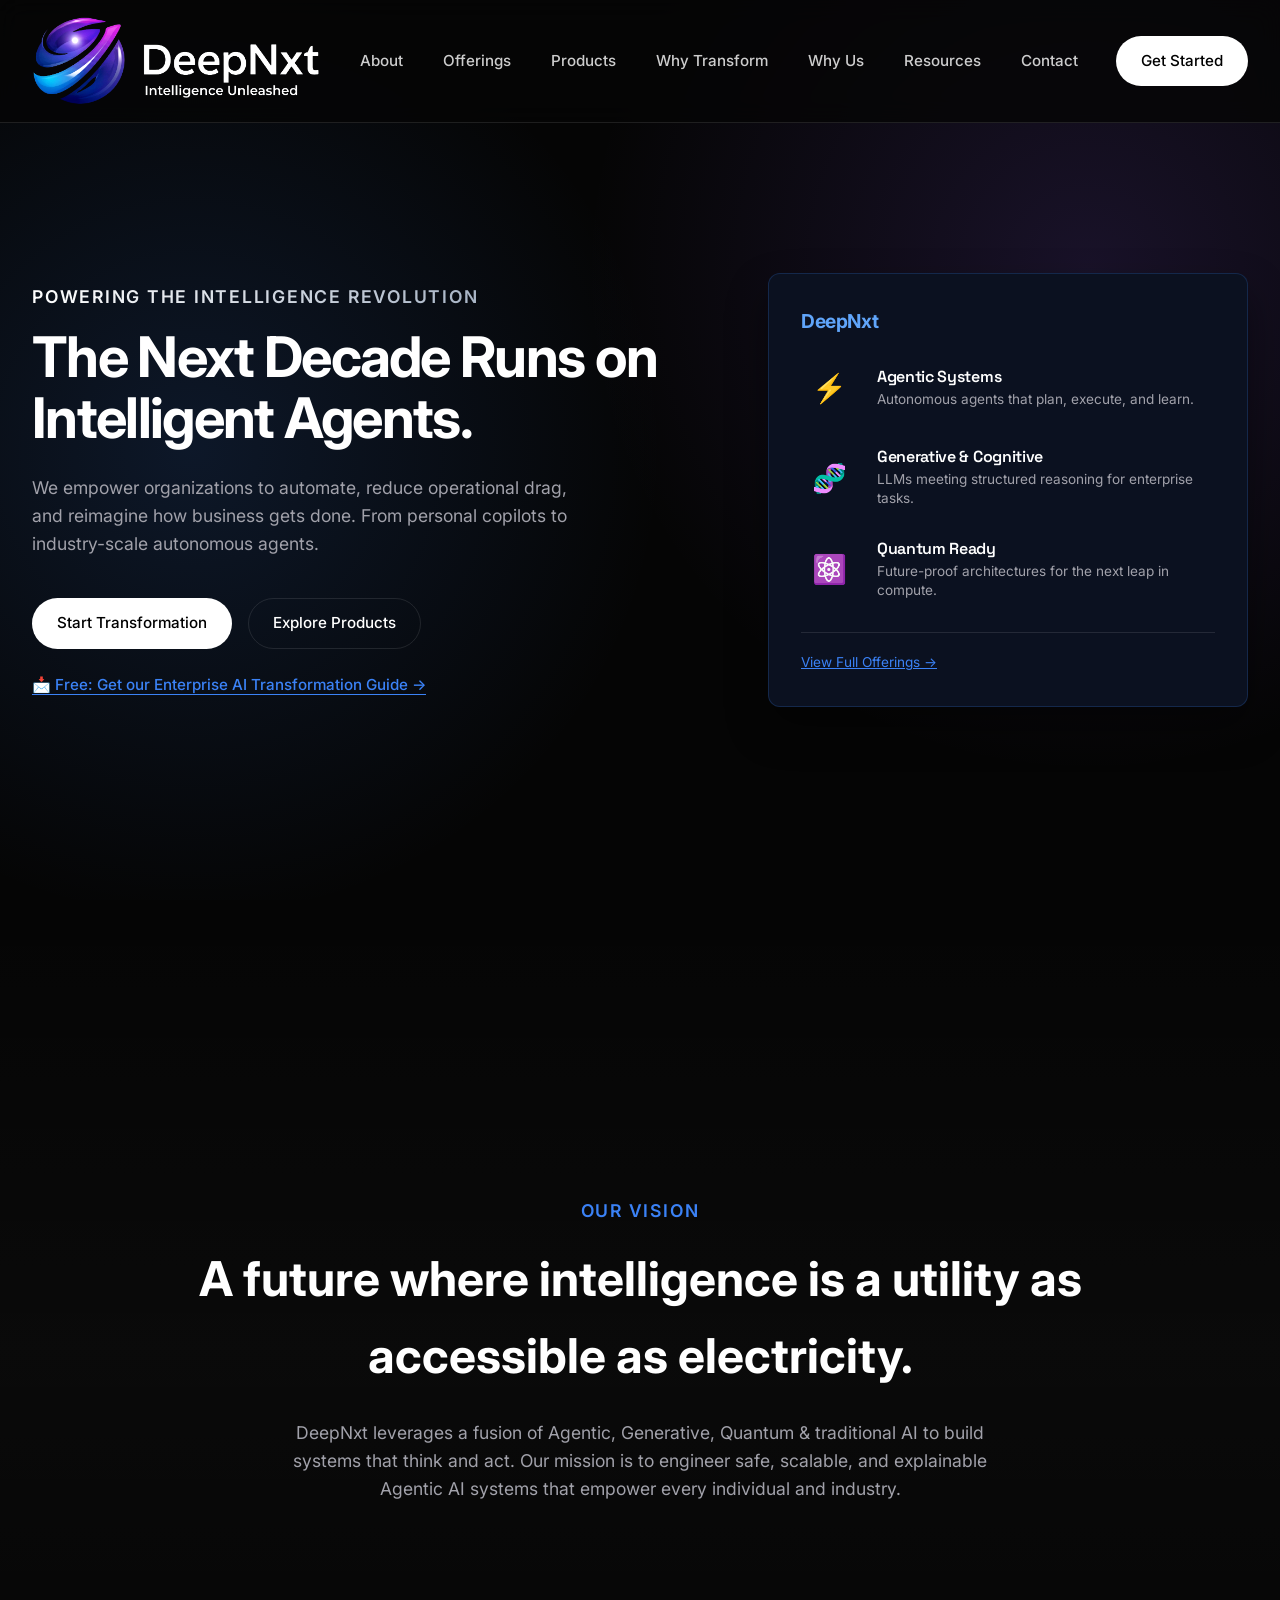
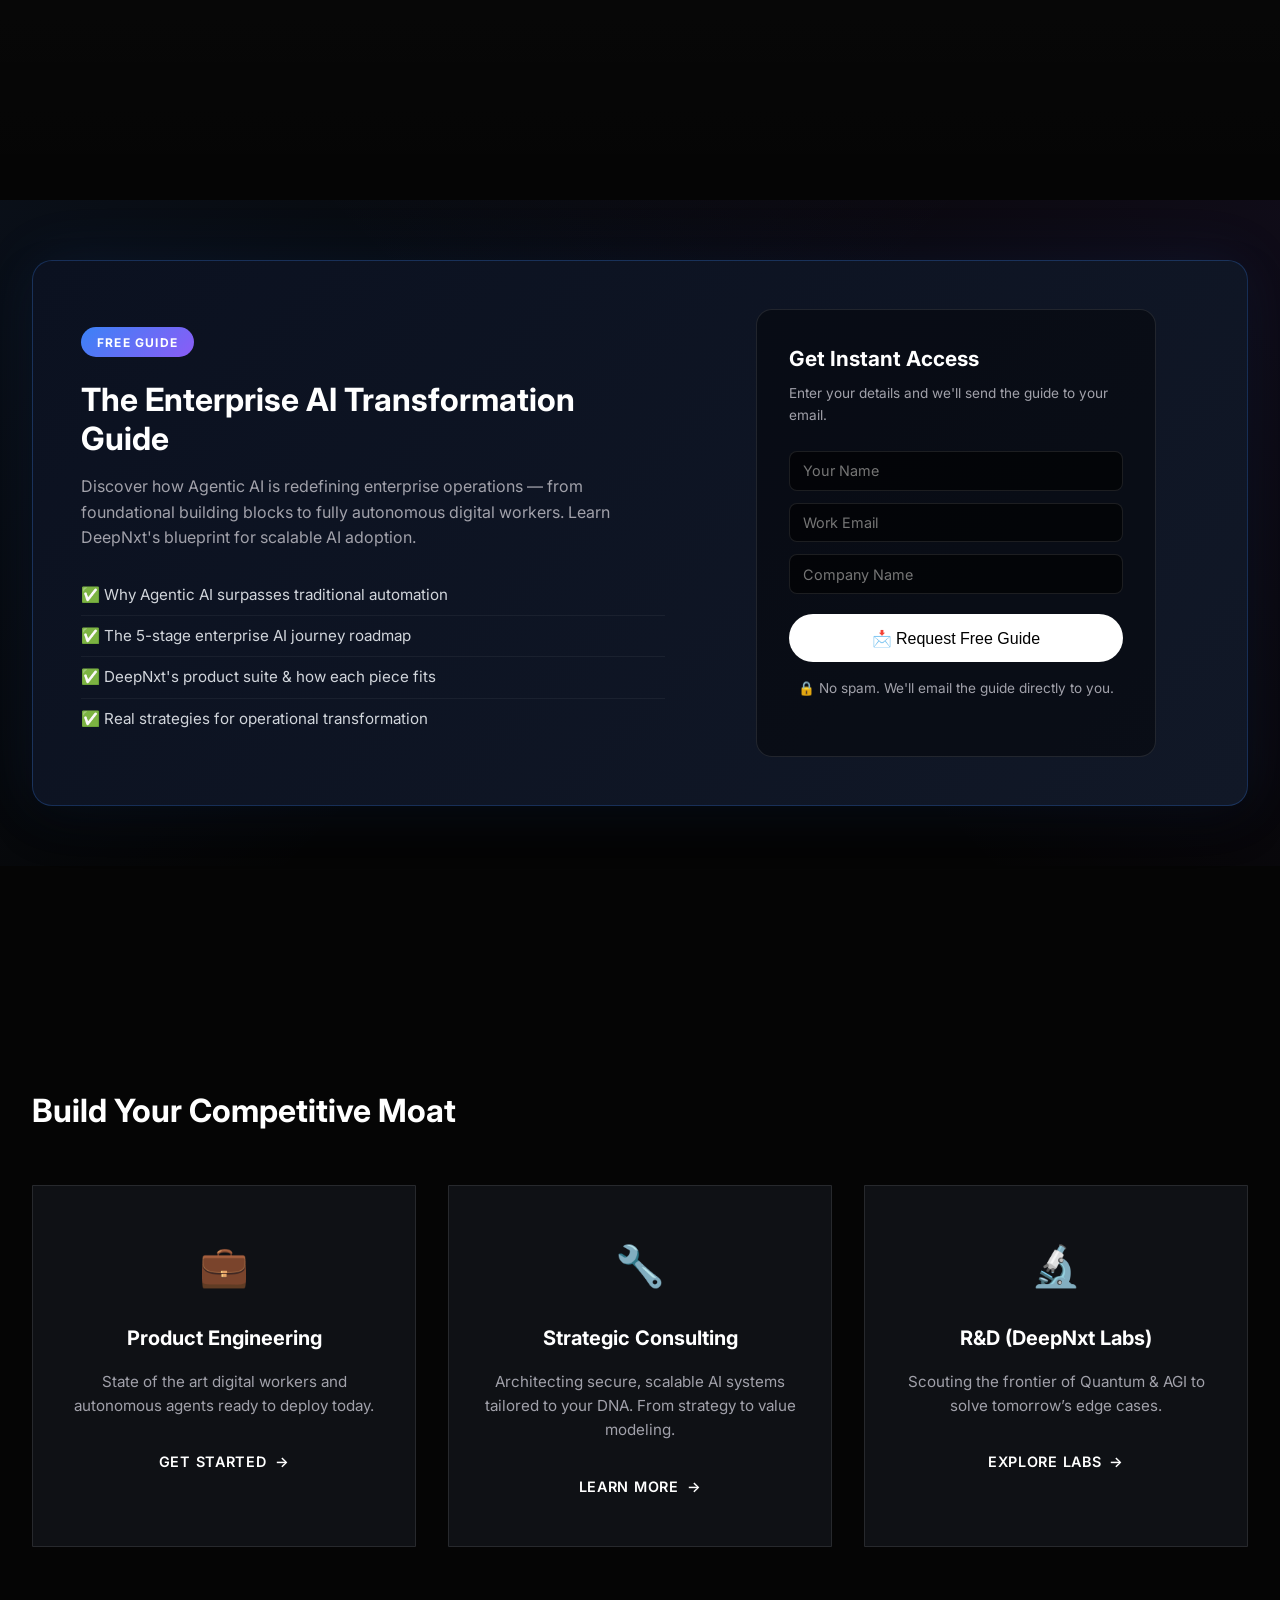
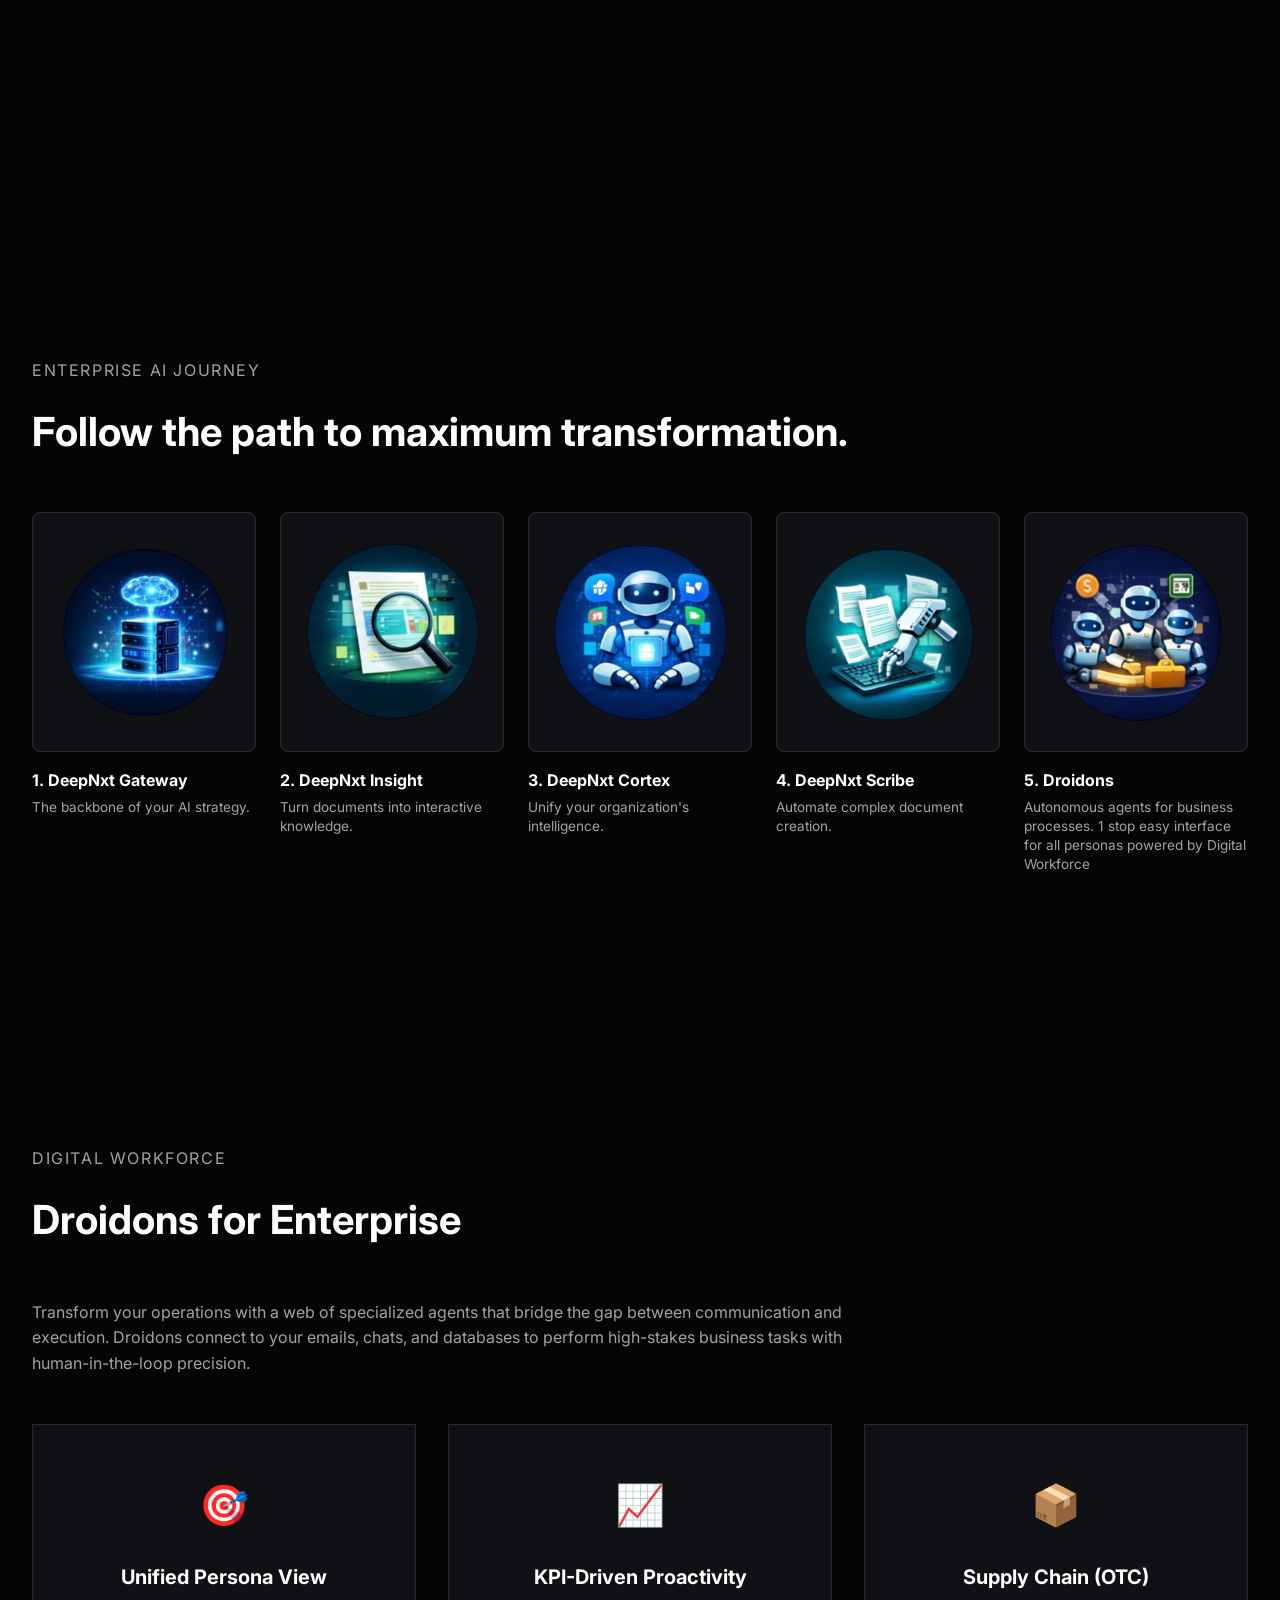
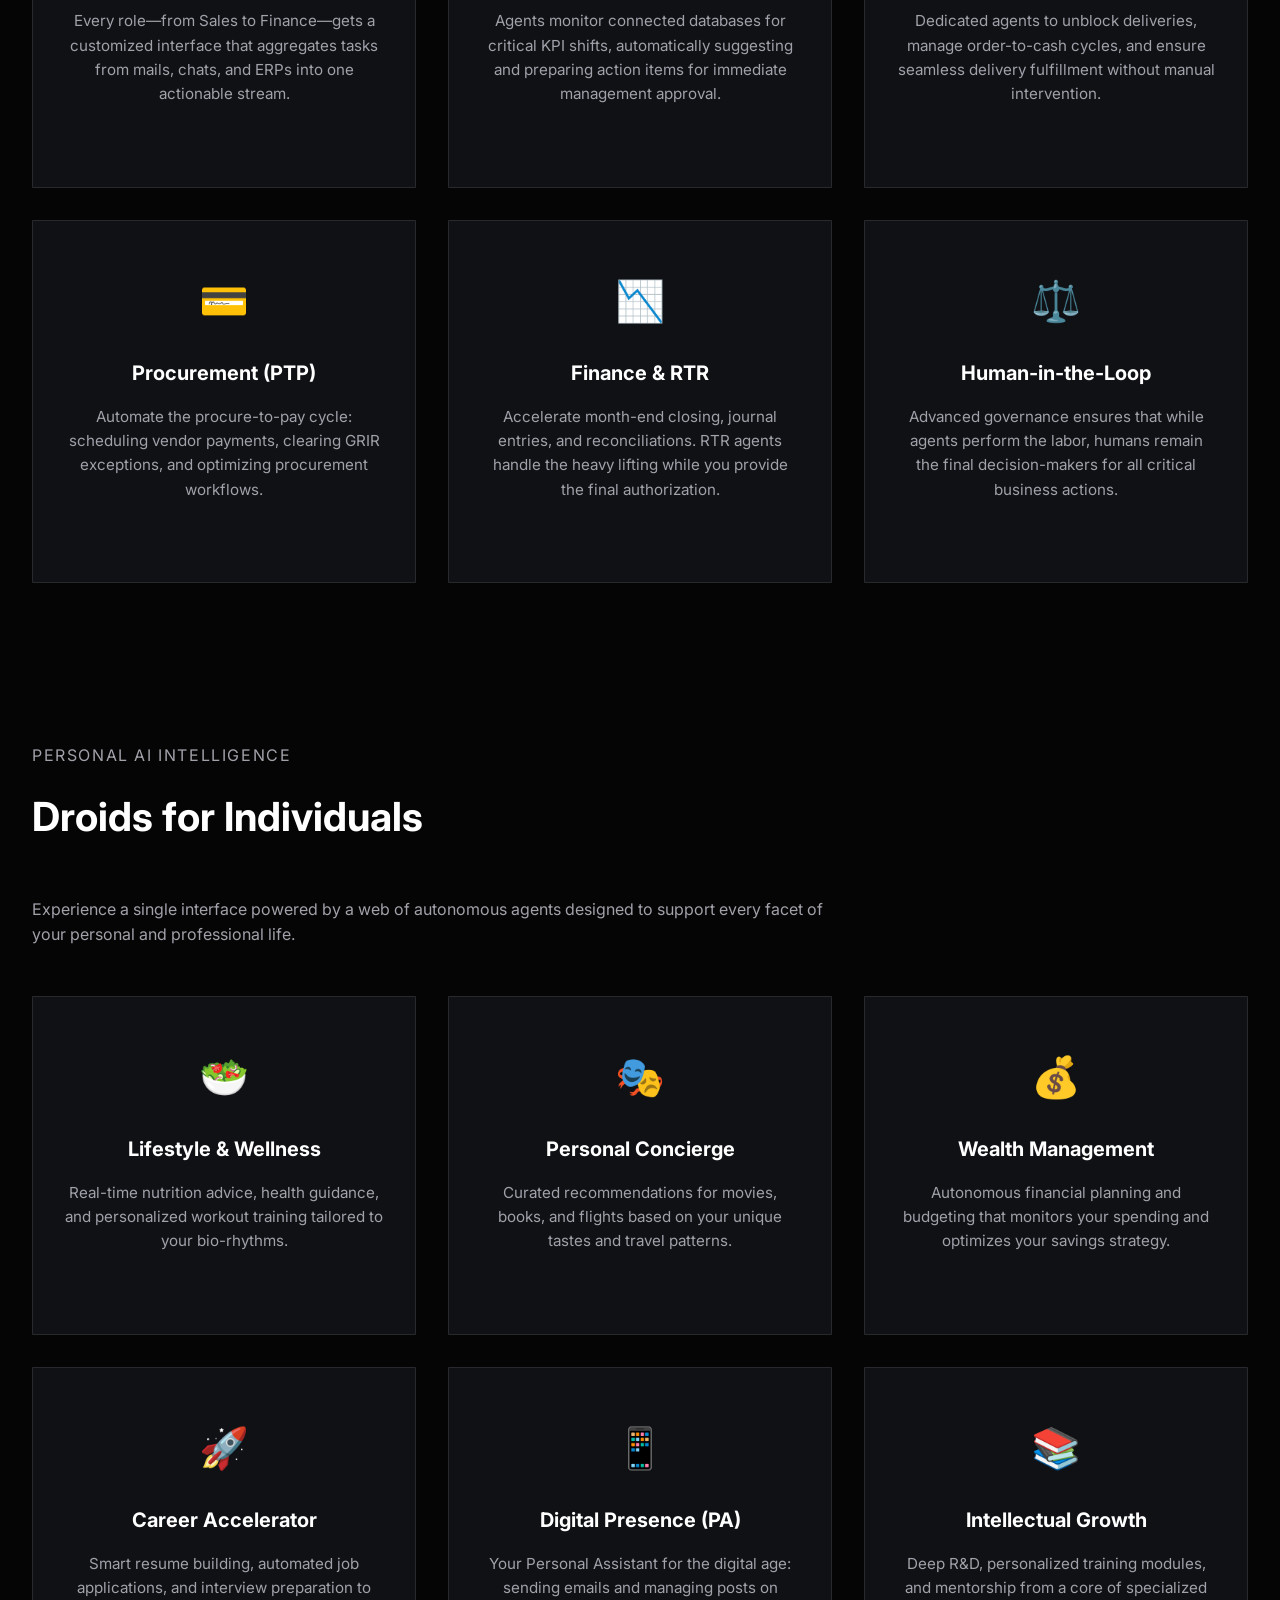
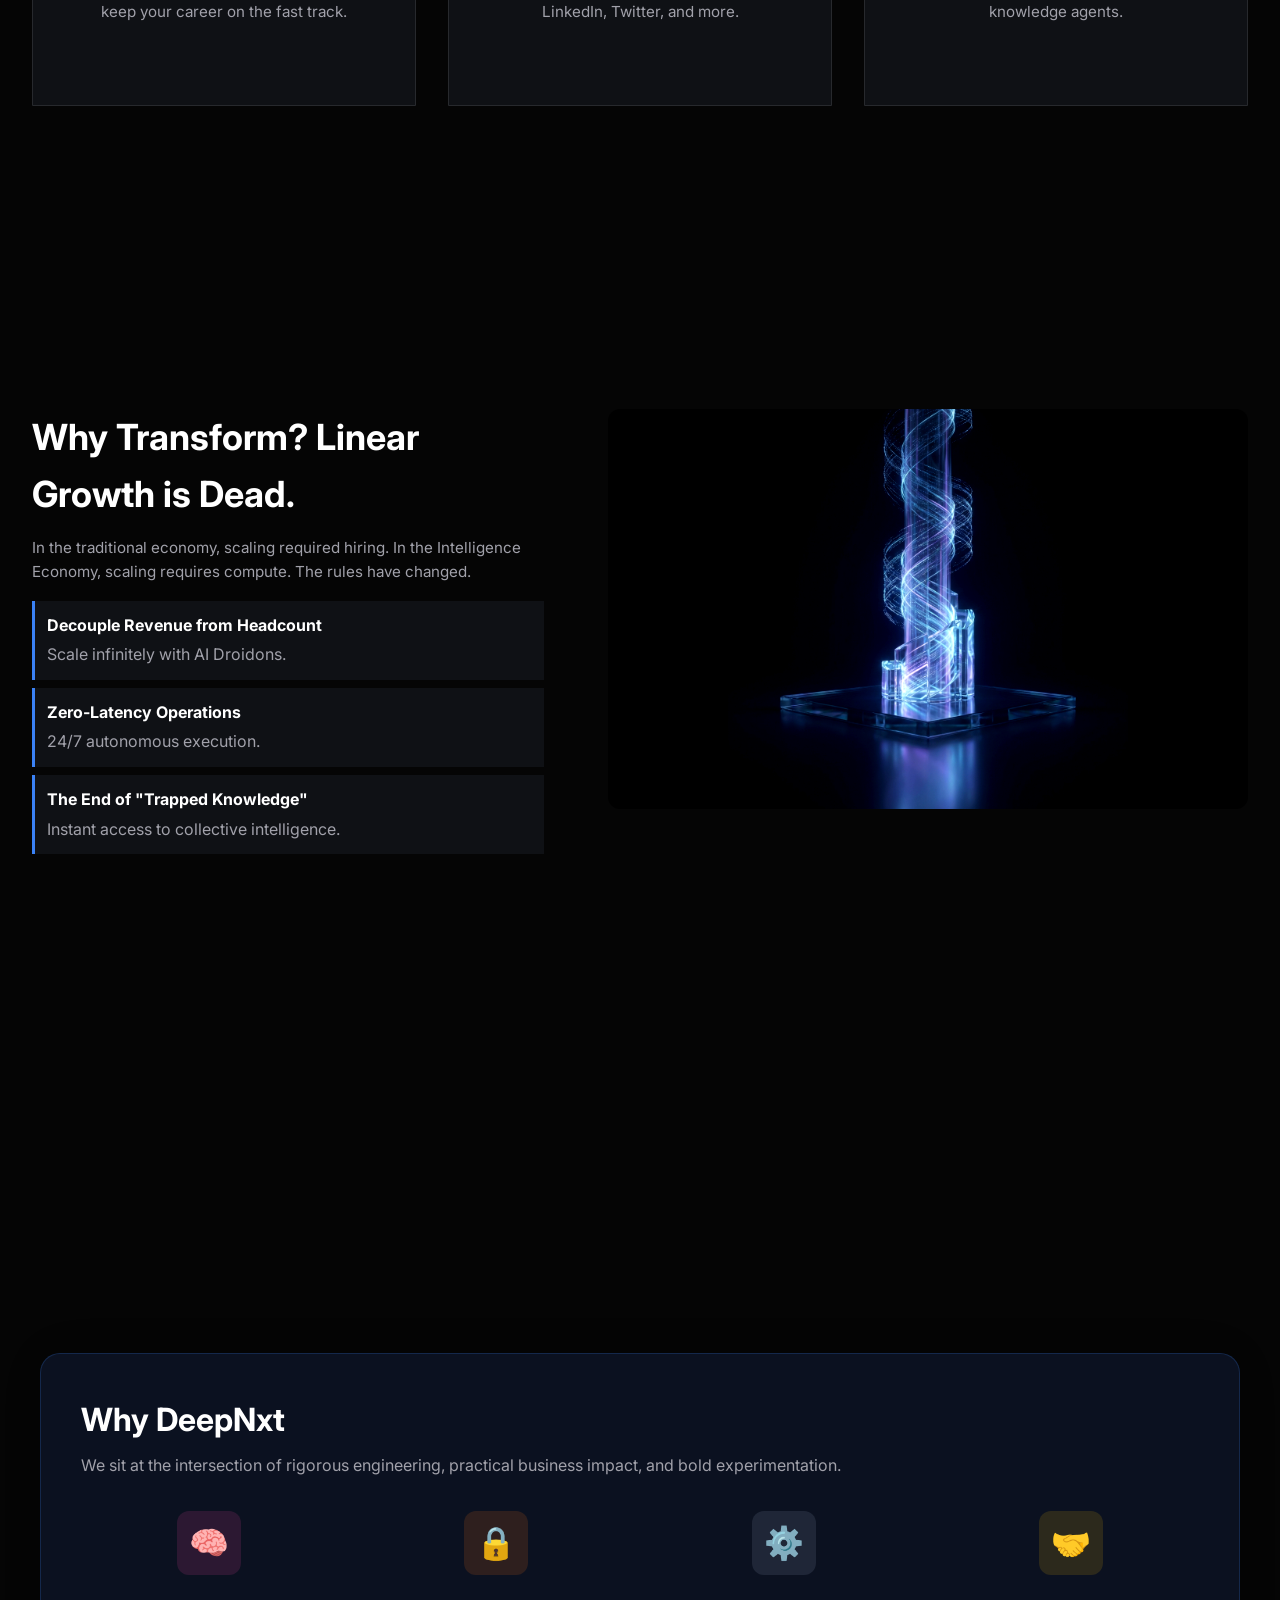
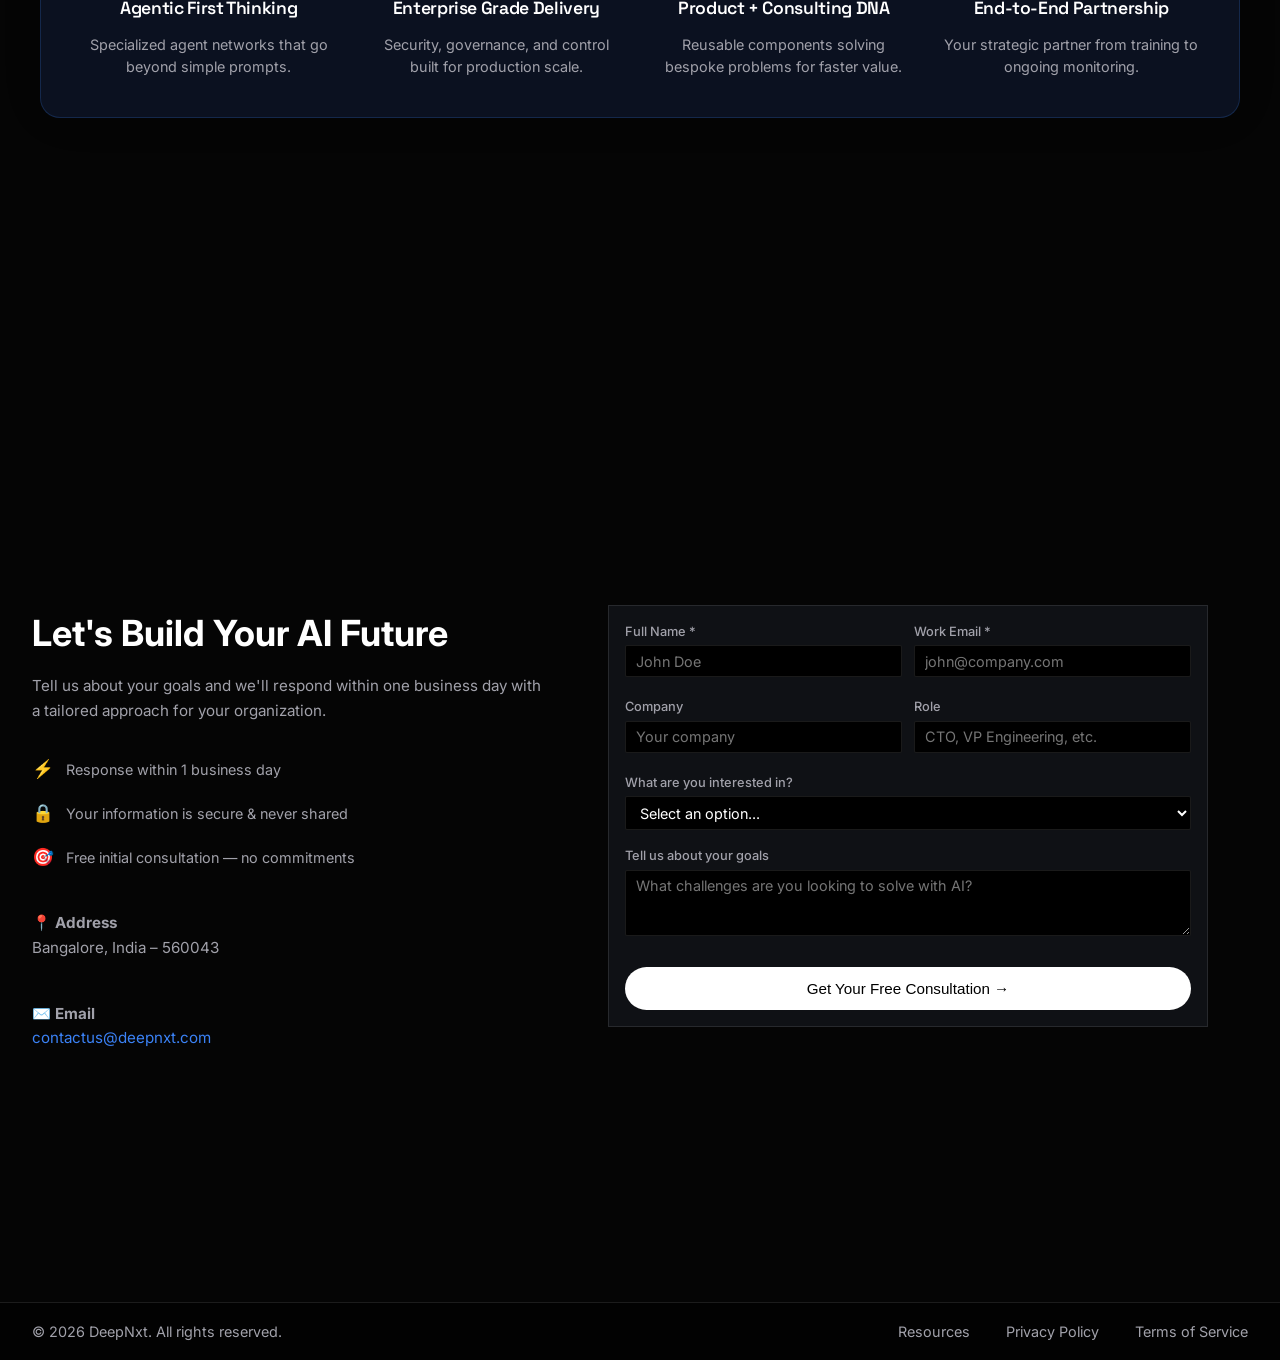
<file: index.html>
<!DOCTYPE html>
<html lang="en">

<head>
  <meta charset="UTF-8" />
  <meta name="viewport" content="width=device-width, initial-scale=1" />
  <title>DeepNxt | Agentic AI Consulting & Enterprise AI Products</title>
  <meta name="description"
    content="Transform your enterprise with DeepNxt's Agentic AI consulting. We build autonomous intelligent agents to automate complex workflows and drive exponential growth." />

  <!-- Canonical URL -->
  <link rel="canonical" href="https://deepnxt.com/" />

  <!-- Open Graph / LinkedIn -->
  <meta property="og:type" content="website" />
  <meta property="og:title" content="DeepNxt | Agentic AI Consulting & Enterprise AI Products" />
  <meta property="og:description"
    content="Transform your enterprise with autonomous intelligent agents. From strategic AI consulting to production-ready digital workers." />
  <meta property="og:url" content="https://deepnxt.com" />
  <meta property="og:image" content="https://deepnxt.com/images/deepnxt-title.png" />
  <meta property="og:site_name" content="DeepNxt" />

  <!-- Twitter Card -->
  <meta name="twitter:card" content="summary_large_image" />
  <meta name="twitter:title" content="DeepNxt | Agentic AI Consulting & Enterprise AI Products" />
  <meta name="twitter:description"
    content="Transform your enterprise with autonomous intelligent agents. From strategic AI consulting to production-ready digital workers." />
  <meta name="twitter:image" content="https://deepnxt.com/images/deepnxt-title.png" />

  <link rel="icon" href="images/deepnxt-title.png" type="image/png" />
  <link rel="stylesheet" href="style.css" />

  <!-- Google tag (gtag.js) -->
  <script async src="https://www.googletagmanager.com/gtag/js?id=G-QWW537E5BV"></script>
  <script>
    window.dataLayer = window.dataLayer || [];
    function gtag() { dataLayer.push(arguments); }
    gtag('js', new Date());
    gtag('config', 'G-QWW537E5BV');
  </script>

  <!-- Schema.org Organization Markup -->
  <script type="application/ld+json">
  {
    "@context": "https://schema.org",
    "@type": "Organization",
    "name": "DeepNxt",
    "url": "https://deepnxt.com",
    "logo": "https://deepnxt.com/images/deepnxt-title.png",
    "description": "Enterprise Agentic AI consulting and autonomous agent development.",
    "contactPoint": {
      "@type": "ContactPoint",
      "email": "contactus@deepnxt.com",
      "contactType": "sales"
    },
    "address": {
      "@type": "PostalAddress",
      "addressLocality": "Bangalore",
      "addressCountry": "IN",
      "postalCode": "560043"
    },
    "sameAs": [
      "https://www.linkedin.com/company/YOUR-LINKEDIN-SLUG"
    ]
  }
  </script>
</head>


<body>

  <!-- Header -->
  <header class="nav">
    <div class="container nav-wrapper">
      <a href="#" class="logo">
        <img src="images/logo516.jpg" alt="DeepNxt Logo">
        <span>DeepNxt</span>
      </a>
      <button class="nav-toggle" aria-label="Toggle navigation">
        <span class="hamburger"></span>
      </button>
      <nav class="nav-links">
        <a href="#about">About</a>
        <a href="#offerings">Offerings</a>
        <a href="#journey">Products</a>
        <a href="#transformation">Why Transform</a>
        <a href="#why-deepnxt">Why Us</a>
        <a href="resources.html">Resources</a>
        <a href="#contact">Contact</a>
      </nav>
      <a href="#contact" class="btn btn-primary nav-cta-btn">Get Started</a>
    </div>
  </header>

  <main>
    <!-- Hero Section -->
    <section class="hero">
      <div class="hero-background"></div>
      <div class="container hero-content">
        <div class="hero-text">
          <p class="text-gradient"
            style="font-weight:600; margin-bottom:1rem; letter-spacing:0.1em; text-transform:uppercase;">Powering the
            Intelligence Revolution</p>
          <h1>The Next Decade Runs on Intelligent Agents.</h1>
          <p>
            We empower organizations to automate, reduce operational drag, and reimagine how business gets done.
            From personal copilots to industry-scale autonomous agents.
          </p>
          <div style="display:flex; gap:1rem; flex-wrap: wrap;">
            <a href="#contact" class="btn btn-primary">Start Transformation</a>
            <a href="#journey" class="btn btn-outline">Explore Products</a>
          </div>
          <a href="#lead-magnet" class="hero-lead-magnet-link">📩 Free: Get our Enterprise AI Transformation Guide →</a>
        </div>

        <div class="hero-visual">
          <div class="hero-offerings-card">
            <p class="brand-gradient-text"
              style="font-size: 1.2rem; margin-bottom: 1.5rem; font-weight: 700; letter-spacing: -0.02em;">
              DeepNxt </p>

            <div class="hero-offering-item">
              <div class="offering-icon">⚡</div>
              <div class="offering-text">
                <h4>Agentic Systems</h4>
                <p>Autonomous agents that plan, execute, and learn.</p>
              </div>
            </div>

            <div class="hero-offering-item">
              <div class="offering-icon">🧬</div>
              <div class="offering-text">
                <h4>Generative & Cognitive</h4>
                <p>LLMs meeting structured reasoning for enterprise tasks.</p>
              </div>
            </div>

            <div class="hero-offering-item">
              <div class="offering-icon">⚛️</div>
              <div class="offering-text">
                <h4>Quantum Ready</h4>
                <p>Future-proof architectures for the next leap in compute.</p>
              </div>
            </div>

            <div style="margin-top: 1.5rem; padding-top: 1rem; border-top: 1px solid var(--glass-border);">
              <a href="#offerings"
                style="font-size: 0.85rem; color: var(--accent-primary); text-decoration: underline;">View Full
                Offerings &rarr;</a>
            </div>
          </div>
        </div>
      </div>
    </section>

    <!-- Promo Banner (Mission) -->
    <section class="section promo-banner" id="about">
      <div class="container">
        <p
          style="text-transform: uppercase; letter-spacing: 0.1em; color: var(--accent-primary); margin-bottom: 1rem; font-weight: 600;">
          Our Vision</p>
        <h2>A future where intelligence is a utility as accessible as electricity.</h2>
        <p>
          DeepNxt leverages a fusion of Agentic, Generative, Quantum & traditional AI to build systems that think and
          act.
          Our mission is to engineer safe, scalable, and explainable Agentic AI systems that empower every individual
          and industry.
        </p>
      </div>
    </section>

    <!-- Lead Magnet Section -->
    <section class="section lead-magnet-section" id="lead-magnet">
      <div class="container">
        <div class="lead-magnet-card">
          <div class="lead-magnet-content">
            <span class="lead-magnet-badge">FREE GUIDE</span>
            <h2>The Enterprise AI Transformation Guide</h2>
            <p>Discover how Agentic AI is redefining enterprise operations — from foundational building blocks to fully autonomous digital workers. Learn DeepNxt's blueprint for scalable AI adoption.</p>
            <ul class="lead-magnet-features">
              <li>✅ Why Agentic AI surpasses traditional automation</li>
              <li>✅ The 5-stage enterprise AI journey roadmap</li>
              <li>✅ DeepNxt's product suite & how each piece fits</li>
              <li>✅ Real strategies for operational transformation</li>
            </ul>
          </div>
          <div class="lead-magnet-form-wrapper">
            <div class="lead-magnet-form-card">
              <h3>Get Instant Access</h3>
              <p>Enter your details and we'll send the guide to your email.</p>
              <form id="lead-magnet-form" onsubmit="return false;">
                <input type="hidden" name="access_key" value="3ad2f3a3-959b-4fa6-a5d3-54bf2f5f31f1">
                <input type="hidden" name="subject" value="Lead Magnet Download - AI Transformation Guide">
                <input type="checkbox" name="botcheck" class="hidden" style="display: none;">
                <div class="form-field">
                  <input id="lm-name" name="name" type="text" placeholder="Your Name" required />
                </div>
                <div class="form-field">
                  <input id="lm-email" name="email" type="email" placeholder="Work Email" required />
                </div>
                <div class="form-field">
                  <input id="lm-company" name="company" type="text" placeholder="Company Name" required />
                </div>
                <button type="button" class="btn btn-primary lead-magnet-btn" onclick="handleLeadMagnet()">
                  📩 Request Free Guide
                </button>
              </form>
              <p class="lead-magnet-privacy">🔒 No spam. We'll email the guide directly to you.</p>
            </div>
          </div>
        </div>
      </div>
    </section>

    <!-- Services / Offerings (Icon Tiles) -->
    <section class="section" id="offerings">
      <div class="container">
        <div class="spacer"></div>
        <h3 style="margin-bottom: 3rem; font-size: 2rem;">Build Your Competitive Moat</h3>
        <div class="icon-tiles">
          <div class="tile">
            <div class="tile-icon">💼</div>
            <h3>Product Engineering</h3>
            <p>State of the art digital workers and autonomous agents ready to deploy today.</p>
            <a href="#contact" class="tile-link">Get Started</a>
          </div>
          <div class="tile">
            <div class="tile-icon">🔧</div>
            <h3>Strategic Consulting</h3>
            <p>Architecting secure, scalable AI systems tailored to your DNA. From strategy to value modeling.</p>
            <a href="#contact" class="tile-link">Learn More</a>
          </div>
          <div class="tile">
            <div class="tile-icon">🔬</div>
            <h3>R&D (DeepNxt Labs)</h3>
            <p>Scouting the frontier of Quantum & AGI to solve tomorrow’s edge cases.</p>
            <a href="#contact" class="tile-link">Explore Labs</a>
          </div>
        </div>
      </div>
    </section>

    <!-- Enterprise Journey -->
    <section class="section" id="journey">
      <div class="container">
        <div class="spacer"></div>
        <p style="text-transform: uppercase; letter-spacing: 0.1em; margin-bottom: 1rem; color: var(--text-secondary);">
          Enterprise AI Journey</p>
        <h2 style="font-size: 2.5rem; margin-bottom: 3rem;">Follow the path to maximum transformation.</h2>

        <div class="media-grid">
          <div class="media-card">
            <img src="images/gateway.jpg" alt="DeepNxt Gateway" class="media-card-img">
            <h3>1. DeepNxt Gateway</h3>
            <p>The backbone of your AI strategy.</p>
          </div>
          <div class="media-card">
            <img src="images/docinsight.jpg" alt="DeepNxt Insight" class="media-card-img">
            <h3>2. DeepNxt Insight</h3>
            <p>Turn documents into interactive knowledge.</p>
          </div>
          <div class="media-card">
            <img src="images/cortex.jpg" alt="DeepNxt Cortex" class="media-card-img">
            <h3>3. DeepNxt Cortex</h3>
            <p>Unify your organization's intelligence.</p>
          </div>
          <div class="media-card">
            <img src="images/scribe.jpg" alt="DeepNxt Scribe" class="media-card-img">
            <h3>4. DeepNxt Scribe</h3>
            <p>Automate complex document creation.</p>
          </div>
          <div class="media-card">
            <img src="images/droids.jpg" alt="Droidons" class="media-card-img">
            <h3>5. Droidons</h3>
            <p>Autonomous agents for business processes.
              1 stop easy interface for all personas powered by Digital Workforce</p>
          </div>
        </div>
      </div>
    </section>

    <!-- Enterprise Droidons (Detailed Block) -->
    <section class="section" id="enterprise-droids">
      <div class="container">
        <div class="spacer"></div>
        <p style="text-transform: uppercase; letter-spacing: 0.1em; margin-bottom: 1rem; color: var(--text-secondary);">
          Digital Workforce</p>
        <h2 style="font-size: 2.5rem; margin-bottom: 3rem;">Droidons for Enterprise</h2>
        <p style="max-width: 850px; margin-bottom: 3rem; color: var(--text-secondary);">
          Transform your operations with a web of specialized agents that bridge the gap between communication and
          execution. Droidons connect to your emails, chats, and databases to perform high-stakes business tasks with
          human-in-the-loop precision.
        </p>

        <div class="icon-tiles">
          <div class="tile">
            <div class="tile-icon">🎯</div>
            <h3>Unified Persona View</h3>
            <p>Every role—from Sales to Finance—gets a customized interface that aggregates tasks from mails, chats, and
              ERPs into one actionable stream.</p>
          </div>
          <div class="tile">
            <div class="tile-icon">📈</div>
            <h3>KPI-Driven Proactivity</h3>
            <p>Agents monitor connected databases for critical KPI shifts, automatically suggesting and preparing action
              items for immediate management approval.</p>
          </div>
          <div class="tile">
            <div class="tile-icon">📦</div>
            <h3>Supply Chain (OTC)</h3>
            <p>Dedicated agents to unblock deliveries, manage order-to-cash cycles, and ensure seamless delivery
              fulfillment without manual intervention.</p>
          </div>
          <div class="tile">
            <div class="tile-icon">💳</div>
            <h3>Procurement (PTP)</h3>
            <p>Automate the procure-to-pay cycle: scheduling vendor payments, clearing GRIR exceptions, and optimizing
              procurement workflows.</p>
          </div>
          <div class="tile">
            <div class="tile-icon">📉</div>
            <h3>Finance & RTR</h3>
            <p>Accelerate month-end closing, journal entries, and reconciliations. RTR agents handle the heavy lifting
              while you provide the final authorization.</p>
          </div>
          <div class="tile">
            <div class="tile-icon">⚖️</div>
            <h3>Human-in-the-Loop</h3>
            <p>Advanced governance ensures that while agents perform the labor, humans remain the final decision-makers
              for all critical business actions.</p>
          </div>
        </div>
      </div>
    </section>

    <!-- Personal AI Droids (Droids for Individuals) -->
    <section class="section" id="personal">
      <div class="container">
        <div class="spacer"></div>
        <p style="text-transform: uppercase; letter-spacing: 0.1em; margin-bottom: 1rem; color: var(--text-secondary);">
          Personal AI Intelligence</p>
        <h2 style="font-size: 2.5rem; margin-bottom: 3rem;">Droids for Individuals</h2>
        <p style="max-width: 800px; margin-bottom: 3rem; color: var(--text-secondary);">
          Experience a single interface powered by a web of autonomous agents designed to support every facet of your
          personal and professional life.
        </p>

        <div class="icon-tiles">
          <div class="tile">
            <div class="tile-icon">🥗</div>
            <h3>Lifestyle & Wellness</h3>
            <p>Real-time nutrition advice, health guidance, and personalized workout training tailored to your
              bio-rhythms.</p>
          </div>
          <div class="tile">
            <div class="tile-icon">🎭</div>
            <h3>Personal Concierge</h3>
            <p>Curated recommendations for movies, books, and flights based on your unique tastes and travel patterns.
            </p>
          </div>
          <div class="tile">
            <div class="tile-icon">💰</div>
            <h3>Wealth Management</h3>
            <p>Autonomous financial planning and budgeting that monitors your spending and optimizes your savings
              strategy.</p>
          </div>
          <div class="tile">
            <div class="tile-icon">🚀</div>
            <h3>Career Accelerator</h3>
            <p>Smart resume building, automated job applications, and interview preparation to keep your career on the
              fast track.</p>
          </div>
          <div class="tile">
            <div class="tile-icon">📱</div>
            <h3>Digital Presence (PA)</h3>
            <p>Your Personal Assistant for the digital age: sending emails and managing posts on LinkedIn, Twitter, and
              more.</p>
          </div>
          <div class="tile">
            <div class="tile-icon">📚</div>
            <h3>Intellectual Growth</h3>
            <p>Deep R&D, personalized training modules, and mentorship from a core of specialized knowledge agents.</p>
          </div>
        </div>
      </div>
    </section>

    <!-- Split Section (Why Transform) -->
    <section class="section" id="transformation">
      <div class="container">
        <div class="spacer"></div>
        <div class="split-section">
          <div class="split-content">
            <h2>Why Transform? Linear Growth is Dead.</h2>
            <p>In the traditional economy, scaling required hiring. In the Intelligence Economy, scaling requires
              compute. The rules have changed.</p>

            <div class="comparison-box">
              <strong>Decouple Revenue from Headcount</strong>
              <span style="color:var(--text-secondary)">Scale infinitely with AI Droidons.</span>
            </div>

            <div class="comparison-box">
              <strong>Zero-Latency Operations</strong>
              <span style="color:var(--text-secondary)">24/7 autonomous execution.</span>
            </div>

            <div class="comparison-box">
              <strong>The End of "Trapped Knowledge"</strong>
              <span style="color:var(--text-secondary)">Instant access to collective intelligence.</span>
            </div>
          </div>
          <div class="split-image">
            <!-- New Generated Visual -->
            <img src="images/transformation_visual.png" alt="AI Transformation Visual">
          </div>
        </div>
      </div>
    </section>

    <!-- Why DeepNxt (New Section) -->
    <section class="section" id="why-deepnxt">
      <div class="container">
        <div class="why-deepnxt-card">
          <div class="why-header">
            <h3>Why DeepNxt</h3>
            <p>We sit at the intersection of rigorous engineering, practical business impact, and bold experimentation.
            </p>
          </div>
          <div class="why-grid">
            <div class="why-item">
              <div class="offering-icon icon-brain">🧠</div>
              <h4>Agentic First Thinking</h4>
              <p>Specialized agent networks that go beyond simple prompts.</p>
            </div>
            <div class="why-item">
              <div class="offering-icon icon-lock">🔒</div>
              <h4>Enterprise Grade Delivery</h4>
              <p>Security, governance, and control built for production scale.</p>
            </div>
            <div class="why-item">
              <div class="offering-icon icon-gear">⚙️</div>
              <h4>Product + Consulting DNA</h4>
              <p>Reusable components solving bespoke problems for faster value.</p>
            </div>
            <div class="why-item">
              <div class="offering-icon icon-handshake">🤝</div>
              <h4>End-to-End Partnership</h4>
              <p>Your strategic partner from training to ongoing monitoring.</p>
            </div>
          </div>
        </div>
      </div>
    </section>

    <!-- Contact Section -->
    <section class="section" id="contact">
      <div class="container">
        <div class="spacer"></div>
        <div class="split-section">
          <div class="split-content">
            <h2>Let's Build Your AI Future</h2>
            <p>Tell us about your goals and we'll respond within one business day with a tailored approach for your organization.</p>
            
            <div class="contact-trust-signals">
              <div class="trust-item">
                <span>⚡</span>
                <span>Response within 1 business day</span>
              </div>
              <div class="trust-item">
                <span>🔒</span>
                <span>Your information is secure & never shared</span>
              </div>
              <div class="trust-item">
                <span>🎯</span>
                <span>Free initial consultation — no commitments</span>
              </div>
            </div>

            <div style="margin-top: 2rem;">
              <p><strong>📍 Address</strong><br><span style="color:var(--text-secondary)">Bangalore, India –
                  560043</span></p>
              <br>
              <p><strong>✉️ Email</strong><br><a href="mailto:contactus@deepnxt.com"
                  style="color:var(--accent-primary)">contactus@deepnxt.com</a></p>
            </div>
          </div>

          <div class="form-container">
            <form class="contact-form" id="deepnxt-contact-form" action="https://api.web3forms.com/submit"
              method="POST">
              <input type="hidden" name="access_key" value="3ad2f3a3-959b-4fa6-a5d3-54bf2f5f31f1">
              <input type="hidden" name="subject" value="New Lead from DeepNxt Website">
              <input type="checkbox" name="botcheck" class="hidden" style="display: none;">

              <div class="form-row">
                <div class="form-field">
                  <label for="contact-name">Full Name *</label>
                  <input id="contact-name" name="name" type="text" placeholder="John Doe" required />
                </div>
                <div class="form-field">
                  <label for="contact-email">Work Email *</label>
                  <input id="contact-email" name="email" type="email" placeholder="john@company.com" required />
                </div>
              </div>

              <div class="form-row">
                <div class="form-field">
                  <label for="contact-company">Company</label>
                  <input id="contact-company" name="company" type="text" placeholder="Your company" />
                </div>
                <div class="form-field">
                  <label for="contact-role">Role</label>
                  <input id="contact-role" name="role" type="text" placeholder="CTO, VP Engineering, etc." />
                </div>
              </div>

              <div class="form-field" style="margin-bottom: 1rem;">
                <label for="contact-interest">What are you interested in?</label>
                <select id="contact-interest" name="interest">
                  <option value="" selected disabled hidden>Select an option...</option>
                  <option>AI Consulting & Strategy</option>
                  <option>Enterprise AI Products</option>
                  <option>Custom Agent Development</option>
                  <option>Investment / Partnership</option>
                  <option>Training & Workshops</option>
                </select>
              </div>

              <div class="form-field" style="margin-bottom: 1.5rem;">
                <label for="contact-message">Tell us about your goals</label>
                <textarea id="contact-message" name="message" rows="3" placeholder="What challenges are you looking to solve with AI?"></textarea>
              </div>

              <button type="button" class="btn btn-primary" id="form-submit-btn" style="width:100%"
                onclick="sendMail()">Get Your Free Consultation →</button>
            </form>
          </div>
        </div>
      </div>
    </section>

  </main>

  <footer>
    <div class="container footer-content">
      <div class="footer-copyright">
        &copy; <span id="year">2026</span> DeepNxt. All rights reserved.
      </div>
      <div class="footer-links">
        <a href="resources.html">Resources</a>
        <a href="#">Privacy Policy</a>
        <a href="#">Terms of Service</a>
      </div>
    </div>
  </footer>

  <!-- Floating CTA Button -->
  <a href="#contact" class="floating-cta" id="floating-cta">
    <span>Get Started</span>
    <span class="floating-cta-arrow">→</span>
  </a>

  <!-- Exit Intent Popup -->
  <div class="exit-popup-overlay" id="exit-popup">
    <div class="exit-popup-card">
      <button class="exit-popup-close" id="exit-popup-close" aria-label="Close popup">&times;</button>
      <span class="lead-magnet-badge">BEFORE YOU GO</span>
      <h3>Download Our Free AI Transformation Guide</h3>
      <p>Get the blueprint that enterprises use to build their Agentic AI strategy. We'll email it directly to you.</p>
      <form id="exit-popup-form" onsubmit="return false;">
        <input type="hidden" name="access_key" value="3ad2f3a3-959b-4fa6-a5d3-54bf2f5f31f1">
        <input type="hidden" name="subject" value="Exit Popup Lead - AI Guide Download">
        <input type="checkbox" name="botcheck" class="hidden" style="display: none;">
        <div class="form-field">
          <input id="exit-email" name="email" type="email" placeholder="Work Email" required />
        </div>
        <div class="form-field">
          <input id="exit-company" name="company" type="text" placeholder="Company Name" required />
        </div>
        <button type="button" class="btn btn-primary" style="width:100%" onclick="handleExitPopupSubmit()">📩 Request Free Guide</button>
      </form>
      <p class="lead-magnet-privacy">🔒 No spam. We'll email the guide directly to you.</p>
    </div>
  </div>

  <div class="toast" id="toast">
    Thank you! We’ll be in touch shortly.
  </div>

  <script src="script.js"></script>
</body>

</html>
</file>
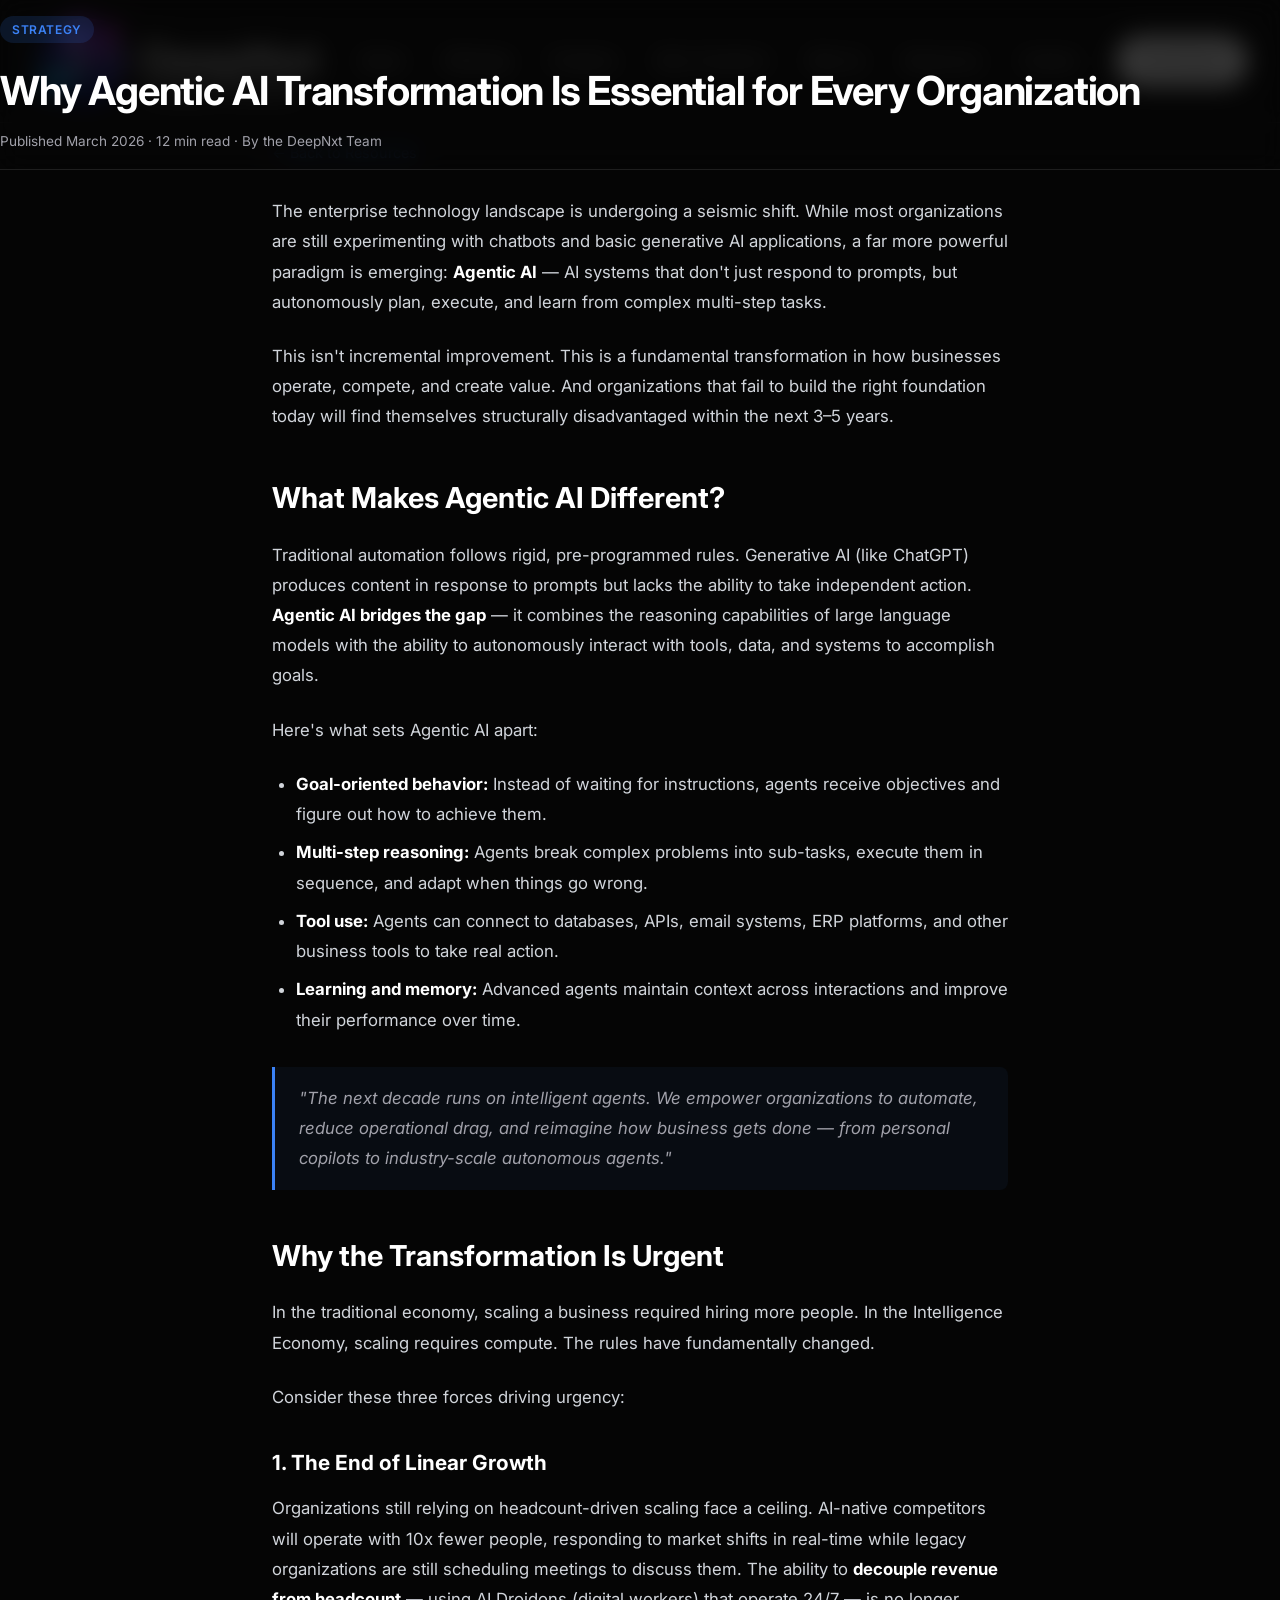
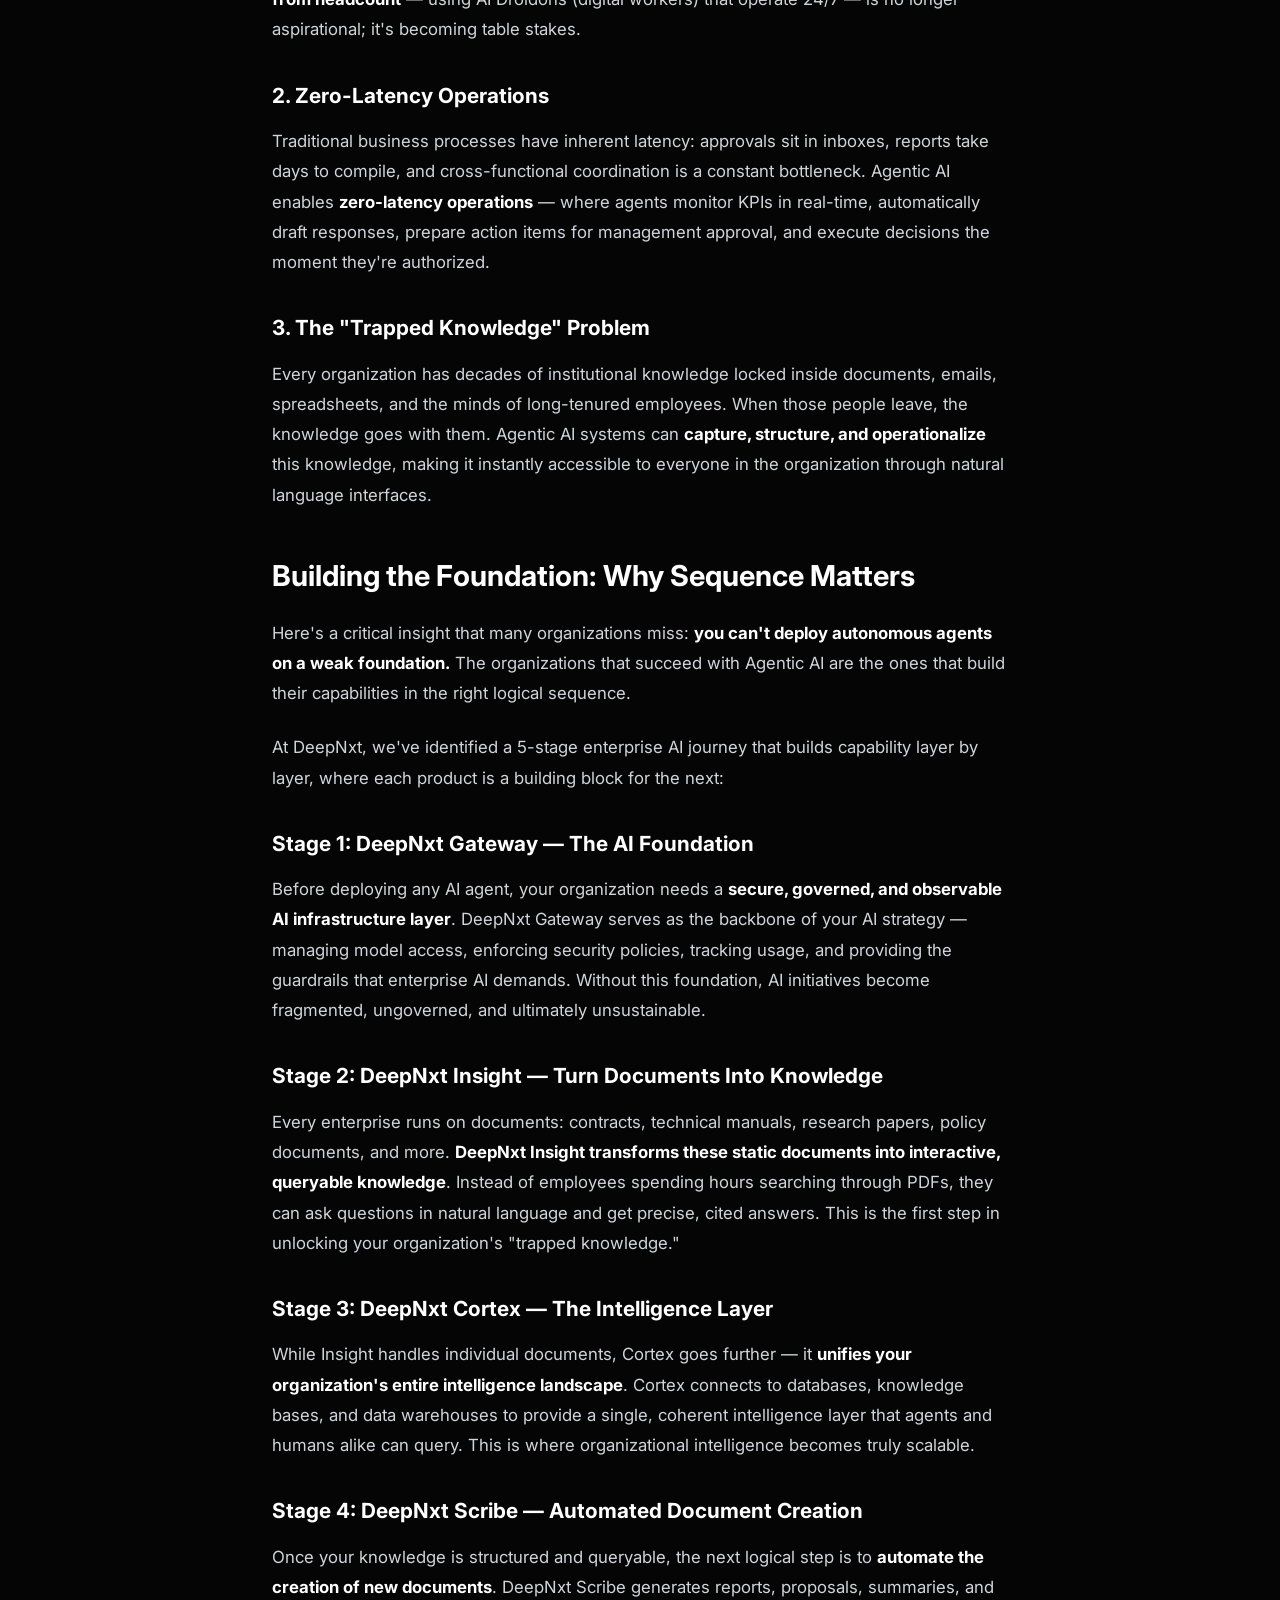
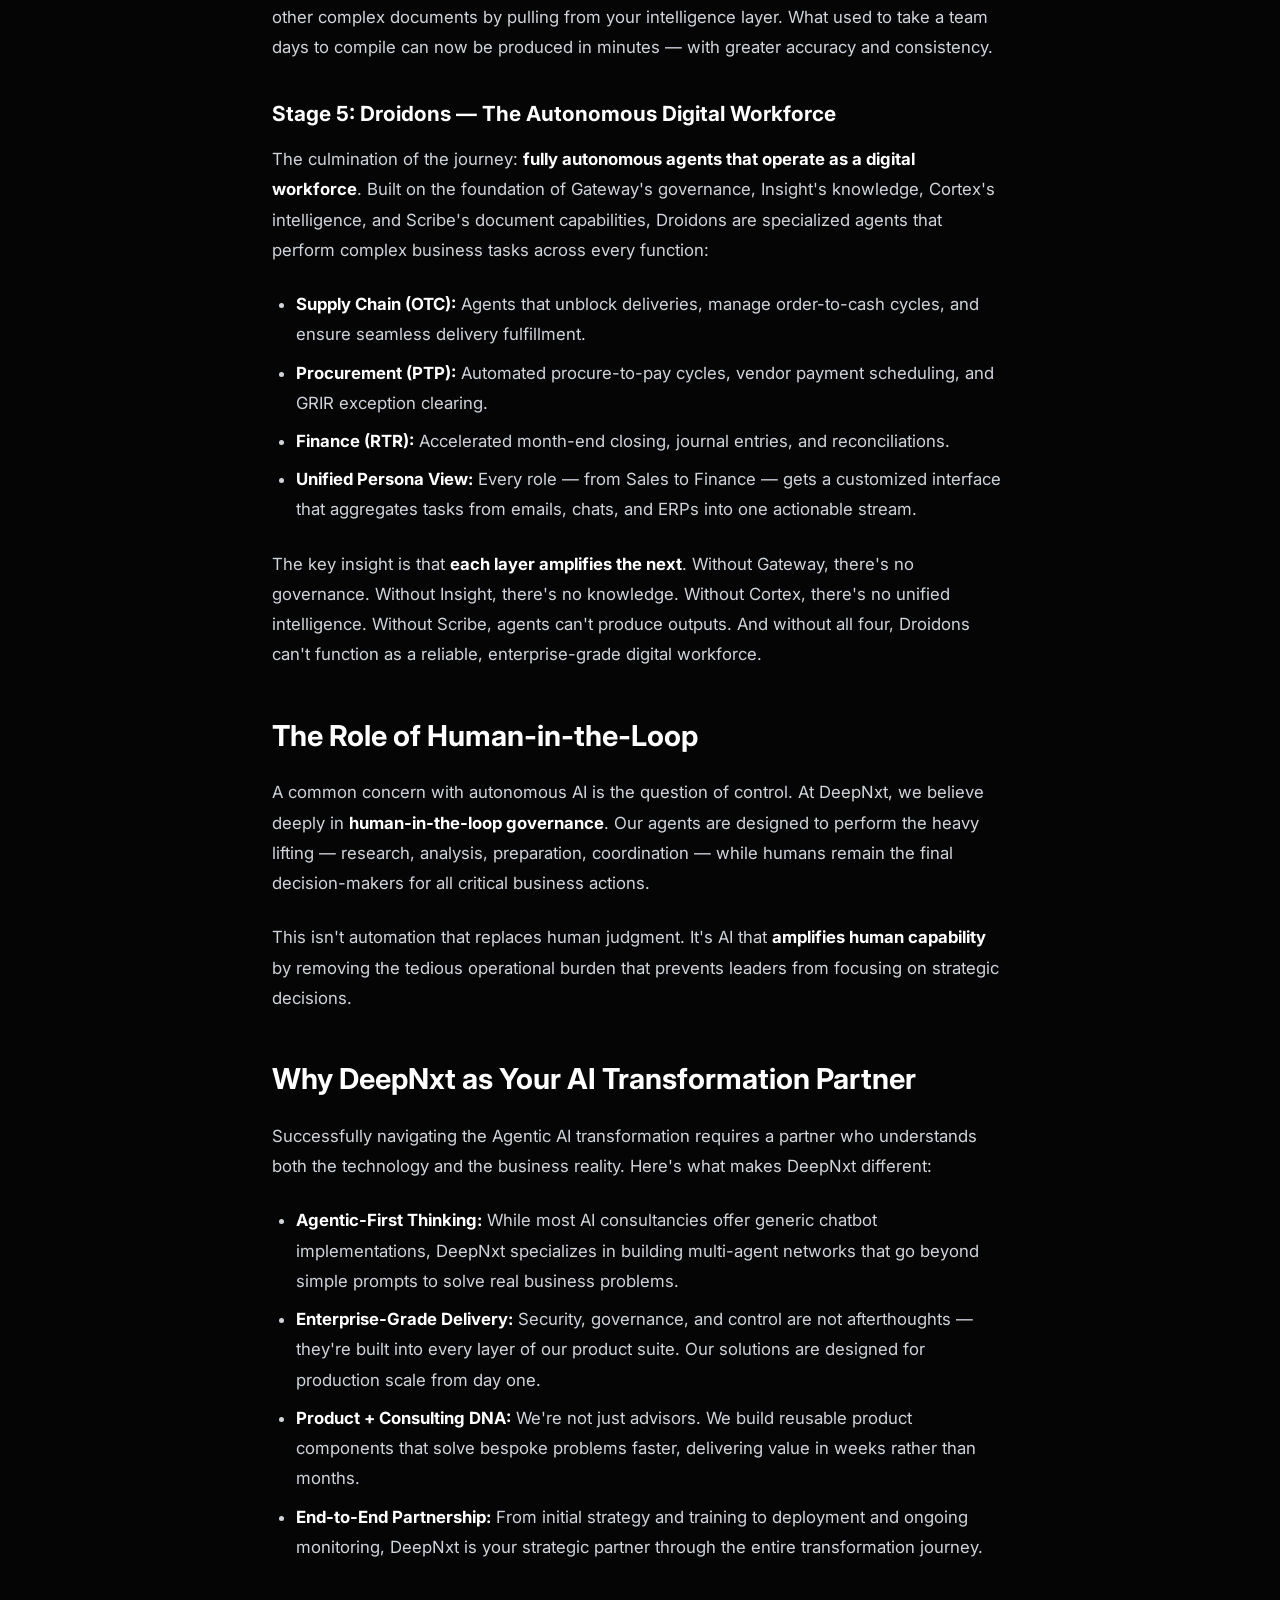
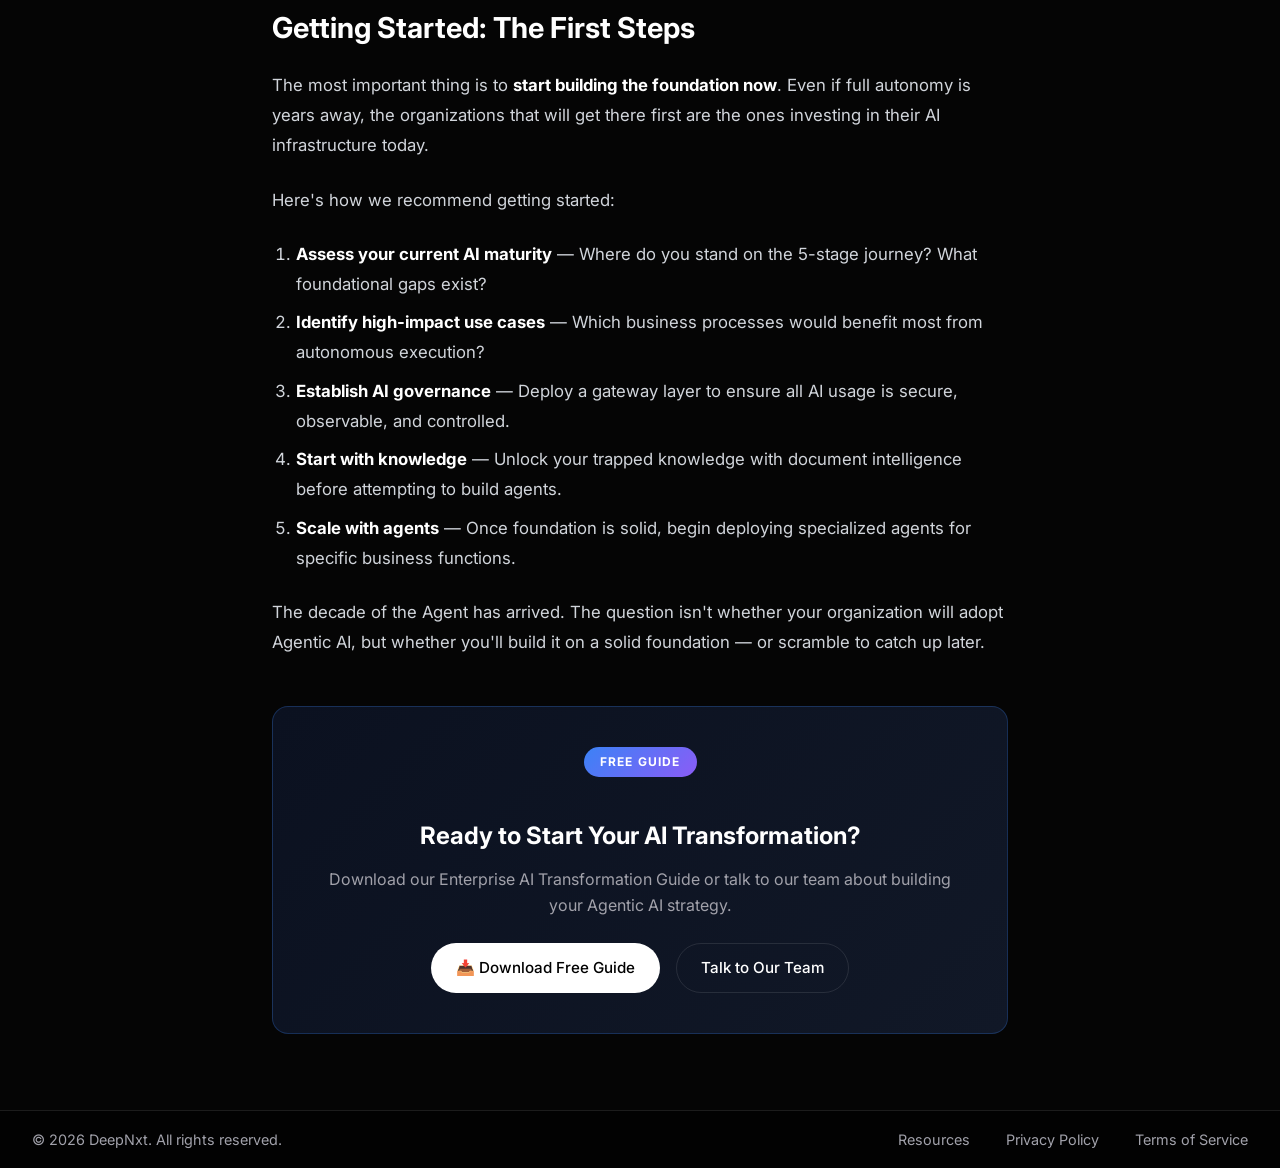
<file: blog-agentic-ai-transformation.html>
<!DOCTYPE html>
<html lang="en">

<head>
  <meta charset="UTF-8" />
  <meta name="viewport" content="width=device-width, initial-scale=1" />
  <title>Why Agentic AI Transformation Is Essential for Every Organization | DeepNxt</title>
  <meta name="description"
    content="Discover why Agentic AI transformation is no longer optional for enterprises. Learn how to build foundational AI blocks, deploy autonomous agents, and accelerate your AI journey with DeepNxt." />

  <link rel="canonical" href="https://deepnxt.com/blog-agentic-ai-transformation.html" />

  <meta property="og:type" content="article" />
  <meta property="og:title" content="Why Agentic AI Transformation Is Essential for Every Organization" />
  <meta property="og:description"
    content="Discover why Agentic AI transformation is no longer optional for enterprises. Learn how to build foundational AI blocks and deploy autonomous agents." />
  <meta property="og:url" content="https://deepnxt.com/blog-agentic-ai-transformation.html" />
  <meta property="og:image" content="https://deepnxt.com/images/cortex.jpg" />

  <meta name="twitter:card" content="summary_large_image" />
  <meta name="twitter:title" content="Why Agentic AI Transformation Is Essential for Every Organization" />
  <meta name="twitter:description"
    content="Discover why Agentic AI transformation is no longer optional. Learn how to build foundational AI blocks and deploy autonomous agents." />

  <link rel="icon" href="images/deepnxt-title.png" type="image/png" />
  <link rel="stylesheet" href="style.css" />

  <!-- Google tag (gtag.js) -->
  <script async src="https://www.googletagmanager.com/gtag/js?id=G-QWW537E5BV"></script>
  <script>
    window.dataLayer = window.dataLayer || [];
    function gtag() { dataLayer.push(arguments); }
    gtag('js', new Date());
    gtag('config', 'G-QWW537E5BV');
  </script>

  <!-- Article Schema.org Markup -->
  <script type="application/ld+json">
  {
    "@context": "https://schema.org",
    "@type": "Article",
    "headline": "Why Agentic AI Transformation Is Essential for Every Organization",
    "description": "Discover why Agentic AI transformation is no longer optional for enterprises. Learn how to build foundational AI blocks and deploy autonomous agents.",
    "image": "https://deepnxt.com/images/cortex.jpg",
    "author": {
      "@type": "Organization",
      "name": "DeepNxt"
    },
    "publisher": {
      "@type": "Organization",
      "name": "DeepNxt",
      "logo": {
        "@type": "ImageObject",
        "url": "https://deepnxt.com/images/deepnxt-title.png"
      }
    },
    "datePublished": "2026-03-26",
    "dateModified": "2026-03-26"
  }
  </script>
</head>

<body>

  <!-- Header -->
  <header class="nav">
    <div class="container nav-wrapper">
      <a href="index.html" class="logo">
        <img src="images/logo516.jpg" alt="DeepNxt Logo">
        <span>DeepNxt</span>
      </a>
      <button class="nav-toggle" aria-label="Toggle navigation">
        <span class="hamburger"></span>
      </button>
      <nav class="nav-links">
        <a href="index.html#about">About</a>
        <a href="index.html#offerings">Offerings</a>
        <a href="index.html#journey">Products</a>
        <a href="index.html#transformation">Why Transform</a>
        <a href="index.html#why-deepnxt">Why Us</a>
        <a href="resources.html">Resources</a>
        <a href="index.html#contact">Contact</a>
      </nav>
      <a href="index.html#contact" class="btn btn-primary nav-cta-btn">Get Started</a>
    </div>
  </header>

  <main>
    <article class="article-page">
      <div class="container">
        <a href="resources.html" class="article-back-link">← Back to Resources</a>

        <header class="article-header">
          <span class="blog-card-tag">STRATEGY</span>
          <h1>Why Agentic AI Transformation Is Essential for Every Organization</h1>
          <p class="article-meta">Published March 2026 · 12 min read · By the DeepNxt Team</p>
        </header>

        <div class="article-body">

          <p>The enterprise technology landscape is undergoing a seismic shift. While most organizations are still experimenting with chatbots and basic generative AI applications, a far more powerful paradigm is emerging: <strong>Agentic AI</strong> — AI systems that don't just respond to prompts, but autonomously plan, execute, and learn from complex multi-step tasks.</p>

          <p>This isn't incremental improvement. This is a fundamental transformation in how businesses operate, compete, and create value. And organizations that fail to build the right foundation today will find themselves structurally disadvantaged within the next 3–5 years.</p>

          <h2>What Makes Agentic AI Different?</h2>

          <p>Traditional automation follows rigid, pre-programmed rules. Generative AI (like ChatGPT) produces content in response to prompts but lacks the ability to take independent action. <strong>Agentic AI bridges the gap</strong> — it combines the reasoning capabilities of large language models with the ability to autonomously interact with tools, data, and systems to accomplish goals.</p>

          <p>Here's what sets Agentic AI apart:</p>

          <ul>
            <li><strong>Goal-oriented behavior:</strong> Instead of waiting for instructions, agents receive objectives and figure out how to achieve them.</li>
            <li><strong>Multi-step reasoning:</strong> Agents break complex problems into sub-tasks, execute them in sequence, and adapt when things go wrong.</li>
            <li><strong>Tool use:</strong> Agents can connect to databases, APIs, email systems, ERP platforms, and other business tools to take real action.</li>
            <li><strong>Learning and memory:</strong> Advanced agents maintain context across interactions and improve their performance over time.</li>
          </ul>

          <blockquote>
            "The next decade runs on intelligent agents. We empower organizations to automate, reduce operational drag, and reimagine how business gets done — from personal copilots to industry-scale autonomous agents."
          </blockquote>

          <h2>Why the Transformation Is Urgent</h2>

          <p>In the traditional economy, scaling a business required hiring more people. In the Intelligence Economy, scaling requires compute. The rules have fundamentally changed.</p>

          <p>Consider these three forces driving urgency:</p>

          <h3>1. The End of Linear Growth</h3>
          <p>Organizations still relying on headcount-driven scaling face a ceiling. AI-native competitors will operate with 10x fewer people, responding to market shifts in real-time while legacy organizations are still scheduling meetings to discuss them. The ability to <strong>decouple revenue from headcount</strong> — using AI Droidons (digital workers) that operate 24/7 — is no longer aspirational; it's becoming table stakes.</p>

          <h3>2. Zero-Latency Operations</h3>
          <p>Traditional business processes have inherent latency: approvals sit in inboxes, reports take days to compile, and cross-functional coordination is a constant bottleneck. Agentic AI enables <strong>zero-latency operations</strong> — where agents monitor KPIs in real-time, automatically draft responses, prepare action items for management approval, and execute decisions the moment they're authorized.</p>

          <h3>3. The "Trapped Knowledge" Problem</h3>
          <p>Every organization has decades of institutional knowledge locked inside documents, emails, spreadsheets, and the minds of long-tenured employees. When those people leave, the knowledge goes with them. Agentic AI systems can <strong>capture, structure, and operationalize</strong> this knowledge, making it instantly accessible to everyone in the organization through natural language interfaces.</p>

          <h2>Building the Foundation: Why Sequence Matters</h2>

          <p>Here's a critical insight that many organizations miss: <strong>you can't deploy autonomous agents on a weak foundation.</strong> The organizations that succeed with Agentic AI are the ones that build their capabilities in the right logical sequence.</p>

          <p>At DeepNxt, we've identified a 5-stage enterprise AI journey that builds capability layer by layer, where each product is a building block for the next:</p>

          <h3>Stage 1: DeepNxt Gateway — The AI Foundation</h3>
          <p>Before deploying any AI agent, your organization needs a <strong>secure, governed, and observable AI infrastructure layer</strong>. DeepNxt Gateway serves as the backbone of your AI strategy — managing model access, enforcing security policies, tracking usage, and providing the guardrails that enterprise AI demands. Without this foundation, AI initiatives become fragmented, ungoverned, and ultimately unsustainable.</p>

          <h3>Stage 2: DeepNxt Insight — Turn Documents Into Knowledge</h3>
          <p>Every enterprise runs on documents: contracts, technical manuals, research papers, policy documents, and more. <strong>DeepNxt Insight transforms these static documents into interactive, queryable knowledge</strong>. Instead of employees spending hours searching through PDFs, they can ask questions in natural language and get precise, cited answers. This is the first step in unlocking your organization's "trapped knowledge."</p>

          <h3>Stage 3: DeepNxt Cortex — The Intelligence Layer</h3>
          <p>While Insight handles individual documents, Cortex goes further — it <strong>unifies your organization's entire intelligence landscape</strong>. Cortex connects to databases, knowledge bases, and data warehouses to provide a single, coherent intelligence layer that agents and humans alike can query. This is where organizational intelligence becomes truly scalable.</p>

          <h3>Stage 4: DeepNxt Scribe — Automated Document Creation</h3>
          <p>Once your knowledge is structured and queryable, the next logical step is to <strong>automate the creation of new documents</strong>. DeepNxt Scribe generates reports, proposals, summaries, and other complex documents by pulling from your intelligence layer. What used to take a team days to compile can now be produced in minutes — with greater accuracy and consistency.</p>

          <h3>Stage 5: Droidons — The Autonomous Digital Workforce</h3>
          <p>The culmination of the journey: <strong>fully autonomous agents that operate as a digital workforce</strong>. Built on the foundation of Gateway's governance, Insight's knowledge, Cortex's intelligence, and Scribe's document capabilities, Droidons are specialized agents that perform complex business tasks across every function:</p>

          <ul>
            <li><strong>Supply Chain (OTC):</strong> Agents that unblock deliveries, manage order-to-cash cycles, and ensure seamless delivery fulfillment.</li>
            <li><strong>Procurement (PTP):</strong> Automated procure-to-pay cycles, vendor payment scheduling, and GRIR exception clearing.</li>
            <li><strong>Finance (RTR):</strong> Accelerated month-end closing, journal entries, and reconciliations.</li>
            <li><strong>Unified Persona View:</strong> Every role — from Sales to Finance — gets a customized interface that aggregates tasks from emails, chats, and ERPs into one actionable stream.</li>
          </ul>

          <p>The key insight is that <strong>each layer amplifies the next</strong>. Without Gateway, there's no governance. Without Insight, there's no knowledge. Without Cortex, there's no unified intelligence. Without Scribe, agents can't produce outputs. And without all four, Droidons can't function as a reliable, enterprise-grade digital workforce.</p>

          <h2>The Role of Human-in-the-Loop</h2>

          <p>A common concern with autonomous AI is the question of control. At DeepNxt, we believe deeply in <strong>human-in-the-loop governance</strong>. Our agents are designed to perform the heavy lifting — research, analysis, preparation, coordination — while humans remain the final decision-makers for all critical business actions.</p>

          <p>This isn't automation that replaces human judgment. It's AI that <strong>amplifies human capability</strong> by removing the tedious operational burden that prevents leaders from focusing on strategic decisions.</p>

          <h2>Why DeepNxt as Your AI Transformation Partner</h2>

          <p>Successfully navigating the Agentic AI transformation requires a partner who understands both the technology and the business reality. Here's what makes DeepNxt different:</p>

          <ul>
            <li><strong>Agentic-First Thinking:</strong> While most AI consultancies offer generic chatbot implementations, DeepNxt specializes in building multi-agent networks that go beyond simple prompts to solve real business problems.</li>
            <li><strong>Enterprise-Grade Delivery:</strong> Security, governance, and control are not afterthoughts — they're built into every layer of our product suite. Our solutions are designed for production scale from day one.</li>
            <li><strong>Product + Consulting DNA:</strong> We're not just advisors. We build reusable product components that solve bespoke problems faster, delivering value in weeks rather than months.</li>
            <li><strong>End-to-End Partnership:</strong> From initial strategy and training to deployment and ongoing monitoring, DeepNxt is your strategic partner through the entire transformation journey.</li>
          </ul>

          <h2>Getting Started: The First Steps</h2>

          <p>The most important thing is to <strong>start building the foundation now</strong>. Even if full autonomy is years away, the organizations that will get there first are the ones investing in their AI infrastructure today.</p>

          <p>Here's how we recommend getting started:</p>

          <ol>
            <li><strong>Assess your current AI maturity</strong> — Where do you stand on the 5-stage journey? What foundational gaps exist?</li>
            <li><strong>Identify high-impact use cases</strong> — Which business processes would benefit most from autonomous execution?</li>
            <li><strong>Establish AI governance</strong> — Deploy a gateway layer to ensure all AI usage is secure, observable, and controlled.</li>
            <li><strong>Start with knowledge</strong> — Unlock your trapped knowledge with document intelligence before attempting to build agents.</li>
            <li><strong>Scale with agents</strong> — Once foundation is solid, begin deploying specialized agents for specific business functions.</li>
          </ol>

          <p>The decade of the Agent has arrived. The question isn't whether your organization will adopt Agentic AI, but whether you'll build it on a solid foundation — or scramble to catch up later.</p>

        </div>

        <!-- Article CTA -->
        <div class="article-cta-box">
          <span class="lead-magnet-badge">FREE GUIDE</span>
          <h3 style="margin-top: 1rem;">Ready to Start Your AI Transformation?</h3>
          <p>Download our Enterprise AI Transformation Guide or talk to our team about building your Agentic AI strategy.</p>
          <div style="display: flex; gap: 1rem; justify-content: center; flex-wrap: wrap;">
            <a href="index.html#lead-magnet" class="btn btn-primary">📥 Download Free Guide</a>
            <a href="index.html#contact" class="btn btn-outline">Talk to Our Team</a>
          </div>
        </div>

      </div>
    </article>
  </main>

  <footer>
    <div class="container footer-content">
      <div class="footer-copyright">
        &copy; <span id="year">2026</span> DeepNxt. All rights reserved.
      </div>
      <div class="footer-links">
        <a href="resources.html">Resources</a>
        <a href="#">Privacy Policy</a>
        <a href="#">Terms of Service</a>
      </div>
    </div>
  </footer>

  <script>
    // Mobile nav toggle
    const navToggle = document.querySelector('.nav-toggle');
    const nav = document.querySelector('.nav');
    if (navToggle && nav) {
      navToggle.addEventListener('click', () => {
        nav.classList.toggle('nav-open');
      });
    }
    // Year
    const yearSpan = document.getElementById('year');
    if (yearSpan) yearSpan.textContent = new Date().getFullYear();
  </script>
</body>

</html>
</file>
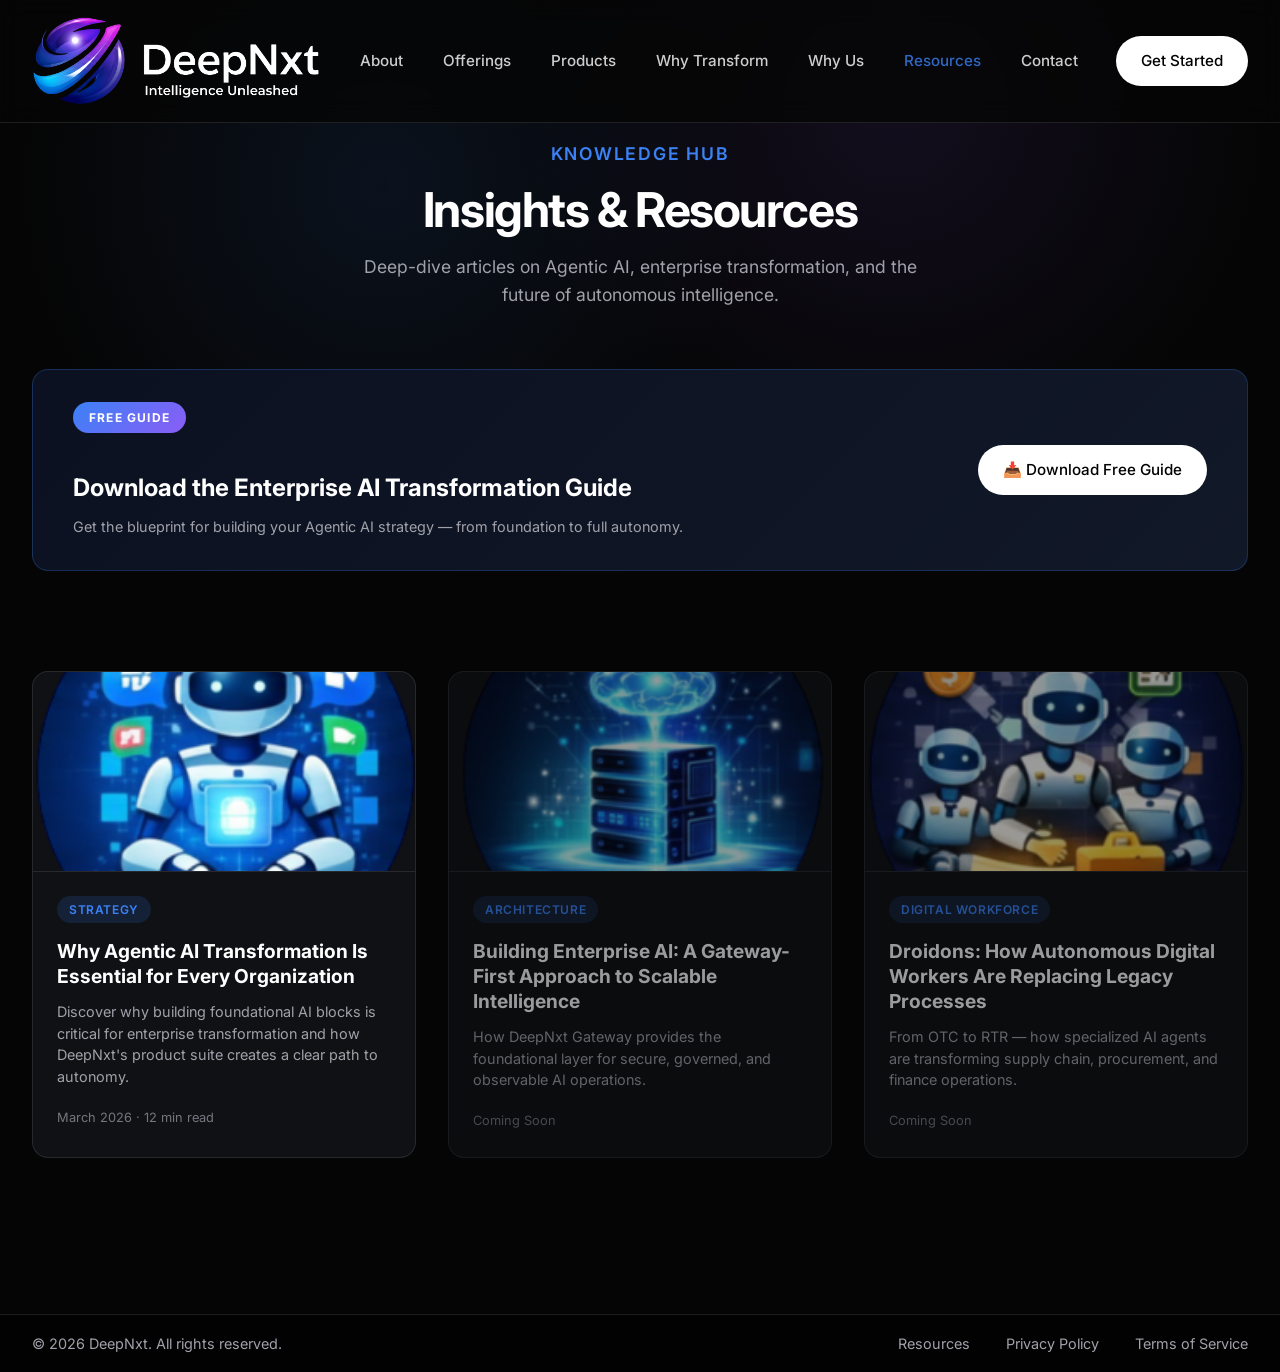
<file: resources.html>
<!DOCTYPE html>
<html lang="en">

<head>
  <meta charset="UTF-8" />
  <meta name="viewport" content="width=device-width, initial-scale=1" />
  <title>Resources & Insights | DeepNxt - Agentic AI Knowledge Hub</title>
  <meta name="description"
    content="Explore expert insights on Agentic AI transformation, autonomous agents, and enterprise AI strategy. Read DeepNxt's latest articles and download free guides." />

  <link rel="canonical" href="https://deepnxt.com/resources.html" />

  <meta property="og:type" content="website" />
  <meta property="og:title" content="Resources & Insights | DeepNxt" />
  <meta property="og:description"
    content="Expert insights on Agentic AI transformation, autonomous agents, and enterprise AI strategy." />
  <meta property="og:url" content="https://deepnxt.com/resources.html" />
  <meta property="og:image" content="https://deepnxt.com/images/deepnxt-title.png" />

  <meta name="twitter:card" content="summary_large_image" />
  <meta name="twitter:title" content="Resources & Insights | DeepNxt" />
  <meta name="twitter:description"
    content="Expert insights on Agentic AI transformation, autonomous agents, and enterprise AI strategy." />

  <link rel="icon" href="images/deepnxt-title.png" type="image/png" />
  <link rel="stylesheet" href="style.css" />

  <!-- Google tag (gtag.js) -->
  <script async src="https://www.googletagmanager.com/gtag/js?id=G-QWW537E5BV"></script>
  <script>
    window.dataLayer = window.dataLayer || [];
    function gtag() { dataLayer.push(arguments); }
    gtag('js', new Date());
    gtag('config', 'G-QWW537E5BV');
  </script>
</head>

<body>

  <!-- Header -->
  <header class="nav">
    <div class="container nav-wrapper">
      <a href="index.html" class="logo">
        <img src="images/logo516.jpg" alt="DeepNxt Logo">
        <span>DeepNxt</span>
      </a>
      <button class="nav-toggle" aria-label="Toggle navigation">
        <span class="hamburger"></span>
      </button>
      <nav class="nav-links">
        <a href="index.html#about">About</a>
        <a href="index.html#offerings">Offerings</a>
        <a href="index.html#journey">Products</a>
        <a href="index.html#transformation">Why Transform</a>
        <a href="index.html#why-deepnxt">Why Us</a>
        <a href="resources.html" style="color: var(--accent-primary);">Resources</a>
        <a href="index.html#contact">Contact</a>
      </nav>
      <a href="index.html#contact" class="btn btn-primary nav-cta-btn">Get Started</a>
    </div>
  </header>

  <main>
    <!-- Resources Hero -->
    <section class="resources-hero">
      <div class="container">
        <p style="text-transform: uppercase; letter-spacing: 0.1em; color: var(--accent-primary); margin-bottom: 1rem; font-weight: 600;">
          Knowledge Hub</p>
        <h1>Insights & Resources</h1>
        <p>Deep-dive articles on Agentic AI, enterprise transformation, and the future of autonomous intelligence.</p>
      </div>
    </section>

    <!-- Lead Magnet Inline Banner -->
    <section style="padding: 0 0 40px;">
      <div class="container">
        <div style="background: linear-gradient(135deg, #0b1120, #111827); border: 1px solid rgba(59,130,246,0.25); border-radius: 16px; padding: 2rem 2.5rem; display: flex; align-items: center; justify-content: space-between; gap: 2rem; flex-wrap: wrap;">
          <div>
            <span class="lead-magnet-badge">FREE GUIDE</span>
            <h3 style="margin-bottom: 0.5rem; margin-top: 0.75rem;">Download the Enterprise AI Transformation Guide</h3>
            <p style="color: var(--text-secondary); margin-bottom: 0; font-size: 0.9rem;">Get the blueprint for building your Agentic AI strategy — from foundation to full autonomy.</p>
          </div>
          <a href="index.html#lead-magnet" class="btn btn-primary" style="white-space: nowrap;">📥 Download Free Guide</a>
        </div>
      </div>
    </section>

    <!-- Blog Grid -->
    <section style="padding: 0 0 80px;">
      <div class="container">
        <div class="blog-grid">

          <!-- Article 1 - Full Article -->
          <a href="blog-agentic-ai-transformation.html" class="blog-card" style="text-decoration:none; color:inherit;">
            <img src="images/cortex.jpg" alt="Agentic AI Transformation" class="blog-card-image">
            <div class="blog-card-content">
              <span class="blog-card-tag">STRATEGY</span>
              <h3>Why Agentic AI Transformation Is Essential for Every Organization</h3>
              <p>Discover why building foundational AI blocks is critical for enterprise transformation and how DeepNxt's product suite creates a clear path to autonomy.</p>
              <span class="blog-card-meta">March 2026 · 12 min read</span>
            </div>
          </a>

          <!-- Article 2 - Placeholder -->
          <div class="blog-card" style="opacity: 0.6; cursor: default;">
            <img src="images/gateway.jpg" alt="Enterprise AI Architecture" class="blog-card-image">
            <div class="blog-card-content">
              <span class="blog-card-tag">ARCHITECTURE</span>
              <h3>Building Enterprise AI: A Gateway-First Approach to Scalable Intelligence</h3>
              <p>How DeepNxt Gateway provides the foundational layer for secure, governed, and observable AI operations.</p>
              <span class="blog-card-meta">Coming Soon</span>
            </div>
          </div>

          <!-- Article 3 - Placeholder -->
          <div class="blog-card" style="opacity: 0.6; cursor: default;">
            <img src="images/droids.jpg" alt="Digital Workforce" class="blog-card-image">
            <div class="blog-card-content">
              <span class="blog-card-tag">DIGITAL WORKFORCE</span>
              <h3>Droidons: How Autonomous Digital Workers Are Replacing Legacy Processes</h3>
              <p>From OTC to RTR — how specialized AI agents are transforming supply chain, procurement, and finance operations.</p>
              <span class="blog-card-meta">Coming Soon</span>
            </div>
          </div>

        </div>
      </div>
    </section>
  </main>

  <footer>
    <div class="container footer-content">
      <div class="footer-copyright">
        &copy; <span id="year">2026</span> DeepNxt. All rights reserved.
      </div>
      <div class="footer-links">
        <a href="resources.html">Resources</a>
        <a href="#">Privacy Policy</a>
        <a href="#">Terms of Service</a>
      </div>
    </div>
  </footer>

  <script>
    // Mobile nav toggle
    const navToggle = document.querySelector('.nav-toggle');
    const nav = document.querySelector('.nav');
    if (navToggle && nav) {
      navToggle.addEventListener('click', () => {
        nav.classList.toggle('nav-open');
      });
    }
    // Year
    const yearSpan = document.getElementById('year');
    if (yearSpan) yearSpan.textContent = new Date().getFullYear();
  </script>
</body>

</html>
</file>
<file: style.css>
/* Fonts */
@import url('https://fonts.googleapis.com/css2?family=Space+Grotesk:wght@300;400;500;600;700&family=Inter:wght@300;400;500;600&display=swap');

:root {
  --bg-color: #050505;
  --bg-secondary: #0f1115;
  --text-primary: #ffffff;
  --text-secondary: #a1a1aa;
  --accent-primary: #3b82f6;
  /* Blueish/Purple for tech feeling */
  --accent-glow: rgba(59, 130, 246, 0.5);
  --glass-bg: rgba(255, 255, 255, 0.03);
  --glass-border: rgba(255, 255, 255, 0.1);
  --font-heading: 'Space Grotesk', sans-serif;
  --font-body: 'Inter', sans-serif;
  /* Reduced spacing */
  --spacing-section: 60px;
  /* Reduced from 80px */
  --container-width: 1400px;
  --transition: all 0.3s cubic-bezier(0.25, 0.46, 0.45, 0.94);
}

.spacer {
  display: none;
  /* Hide explicit spacers as section padding is enough */
}

/* Reset & Base */
*,
*::before,
*::after {
  box-sizing: border-box;
  margin: 0;
  padding: 0;
}

html {
  scroll-behavior: smooth;
  font-size: 16px;
}

body {
  background-color: var(--bg-color);
  color: var(--text-primary);
  font-family: var(--font-body);
  line-height: 1.6;
  overflow-x: hidden;
  -webkit-font-smoothing: antialiased;
}

a {
  text-decoration: none;
  color: inherit;
  transition: var(--transition);
}

ul {
  list-style: none;
}

img {
  max-width: 100%;
  display: block;
}

/* Typography */
h1 {
  font-size: 3.5rem;
  /* Reduced from 4.5rem */
  line-height: 1.1;
  letter-spacing: -0.03em;
}

h2 {
  font-size: 2.5rem;
  /* Reduced from 3rem */
  margin-bottom: 1.5rem;
}

h3 {
  font-size: 1.5rem;
  margin-bottom: 1rem;
}

h4,
h5,
h6 {
  font-family: var(--font-heading);
  letter-spacing: -0.02em;
  font-weight: 600;
  line-height: 1.1;
}

.text-gradient {
  background: linear-gradient(90deg, #fff, #94a3b8);
  background-clip: text;
  -webkit-background-clip: text;
  -webkit-text-fill-color: transparent;
}

.brand-gradient-text {
  background: linear-gradient(90deg, #60a5fa 0%, #60a5fa 45%, #c084fc 55%, #c084fc 100%);
  background-clip: text;
  -webkit-background-clip: text;
  -webkit-text-fill-color: transparent;
}

/* Layout Utilities */
.container {
  max-width: var(--container-width);
  margin: 0 auto;
  padding: 0 2rem;
}

.section {
  min-height: 100vh;
  min-height: 100dvh;
  display: flex;
  flex-direction: column;
  justify-content: center;
  padding: 80px 0;
  /* Clear header */
  position: relative;
}

.spacer {
  display: none;
}

/* Header */
header {
  position: fixed;
  top: 0;
  left: 0;
  width: 100%;
  z-index: 1000;
  padding: 1rem 0;
  /* Reduced padding */
  transition: var(--transition);
  background: rgba(5, 5, 5, 0.8);
  backdrop-filter: blur(12px);
  border-bottom: 1px solid var(--glass-border);
}

.nav-wrapper {
  display: flex;
  justify-content: space-between;
  align-items: center;
}

.logo {
  display: flex;
  align-items: center;
  gap: 0;
}

.logo img {
  height: 90px;
  /* Increased from 48px to make it bigger */
  width: auto;
  border-radius: 4px;
  filter: contrast(1.15);
  /* Enhance text boldness/clarity */
}

.logo span {
  display: none;
  /* Hide text as requested */
}

.nav-toggle {
  display: none;
}

.nav-links {
  display: flex;
  gap: 2.5rem;
}

.nav-links a {
  font-size: 0.95rem;
  font-weight: 500;
  opacity: 0.8;
}

.nav-links a:hover {
  opacity: 1;
  color: var(--accent-primary);
}

.btn {
  padding: 0.75rem 1.5rem;
  border-radius: 50px;
  font-weight: 500;
  font-size: 0.95rem;
  cursor: pointer;
  border: 1px solid transparent;
  transition: var(--transition);
  display: inline-flex;
  align-items: center;
  justify-content: center;
}

.btn-primary {
  background: #fff;
  color: #000;
}

.btn-primary:hover {
  background: #e2e8f0;
  transform: translateY(-2px);
}

.btn-outline {
  border-color: var(--glass-border);
  background: transparent;
  color: #fff;
}

.btn-outline:hover {
  border-color: #fff;
  background: rgba(255, 255, 255, 0.05);
}

/* Hero Section (Modeled after 'primary-hero') */
.hero {
  min-height: 100vh;
  display: flex;
  align-items: center;
  position: relative;
  overflow: hidden;
  padding-top: 80px;
}

.hero-background {
  position: absolute;
  top: 0;
  left: 0;
  width: 100%;
  height: 100%;
  z-index: -1;
  background:
    radial-gradient(circle at 15% 50%, rgba(59, 130, 246, 0.15) 0%, transparent 40%),
    radial-gradient(circle at 85% 30%, rgba(139, 92, 246, 0.15) 0%, transparent 40%);
}

.hero-content {
  display: grid;
  grid-template-columns: 1fr 0.8fr;
  gap: 4rem;
  align-items: center;
}

.hero-text h1 {
  font-size: 3.5rem;
  /* Explicitly reduced here too just in case */
  margin-bottom: 1.5rem;
  line-height: 1.1;
  max-width: 800px;
}

.hero-text p {
  font-size: 1.1rem;
  /* Slightly smaller body text */
  color: var(--text-secondary);
  margin-bottom: 2.5rem;
  max-width: 550px;
}

/* New Hero Visual Styles (Why DeepNxt Card) */
.hero-offerings-card {
  background: #0b1120;
  /* Dark blue/black from reference */
  border: 1px solid rgba(59, 130, 246, 0.2);
  /* Subtle blue border */
  border-radius: 12px;
  /* Rounded corners like reference */
  padding: 2rem;
  width: 100%;
  max-width: 480px;
  /* Slightly wider */
  float: right;
  box-shadow: 0 20px 40px rgba(0, 0, 0, 0.4);
}

.hero-offering-item {
  display: flex;
  gap: 1.25rem;
  margin-bottom: 2rem;
  align-items: center;
  /* Changed from flex-start to center for better alignment */
}

.hero-offering-item:last-child {
  margin-bottom: 0;
}

.offering-icon {
  width: 56px;
  height: 56px;
  display: flex;
  align-items: center;
  justify-content: center;
  border-radius: 12px;
  /* Rounded square */
  font-size: 1.75rem;
  flex-shrink: 0;
}

/* Icon specific backgrounds */
.icon-brain {
  background: rgba(236, 72, 153, 0.15);
  color: #ec4899;
}

/* Pink */
.icon-lock {
  background: rgba(249, 115, 22, 0.15);
  color: #f97316;
}

/* Orange */
.icon-gear {
  background: rgba(148, 163, 184, 0.15);
  color: #94a3b8;
}

/* Grey */
.icon-handshake {
  background: rgba(234, 179, 8, 0.15);
  color: #eab308;
}

/* Yellow */

.offering-text h4 {
  font-size: 1.1rem;
  margin-bottom: 0.35rem;
  color: #fff;
  font-weight: 600;
}

.offering-text p {
  font-size: 0.9rem;
  margin-bottom: 0;
  color: #94a3b8;
  /* Muted text */
  line-height: 1.5;
}

.offering-text h4 {
  font-size: 1rem;
  margin-bottom: 0.25rem;
  color: #fff;
}

.offering-text p {
  font-size: 0.85rem;
  margin-bottom: 0;
  color: var(--text-secondary);
  line-height: 1.4;
}

/* Promo Banner (Centered Text) */
.promo-banner {
  text-align: center;
  padding: 6rem 0;
  background: linear-gradient(180deg, transparent, rgba(255, 255, 255, 0.02) 50%, transparent);
}

.promo-banner h2 {
  font-size: 3rem;
  max-width: 900px;
  margin: 0 auto 1.5rem;
}

@media (max-width: 992px) {
  .promo-banner h2 {
    font-size: 1.75rem;
    /* Reduced from 3rem */
    line-height: 1.3;
  }

  .promo-banner p {
    font-size: 1rem;
    padding: 0 1rem;
  }
}

.promo-banner p {
  font-size: 1.1rem;
  color: var(--text-secondary);
  max-width: 700px;
  margin: 0 auto;
}

#about {
  min-height: 100vh;
  /* Fill screen to hide next section */
  display: flex;
  align-items: center;
  justify-content: center;
}

/* Icon Tiles (Services) */
.icon-tiles {
  display: grid;
  grid-template-columns: repeat(3, 1fr);
  gap: 2rem;
}

.tile {
  background: var(--bg-secondary);
  border: 1px solid var(--glass-border);
  padding: 3rem 2rem;
  border-radius: 1px;
  /* Lilly style is often sharp or slightly rounded, let's go sharp/minimal */
  transition: var(--transition);
  position: relative;
  overflow: hidden;
  text-align: center;
  /* Center align */
  display: flex;
  flex-direction: column;
  align-items: center;
}

.tile:hover {
  background: #141416;
  transform: translateY(-5px);
  border-color: rgba(255, 255, 255, 0.2);
}

.tile-icon {
  font-size: 2.5rem;
  margin-bottom: 1.5rem;
  display: inline-block;
  color: var(--accent-primary);
}

.tile h3 {
  font-size: 1.25rem;
  /* Reduced */
  margin-bottom: 1rem;
}

.tile p {
  color: var(--text-secondary);
  margin-bottom: 2rem;
  font-size: 0.95rem;
  /* Reduced */
}

.tile-link {
  font-weight: 600;
  font-size: 0.9rem;
  text-transform: uppercase;
  letter-spacing: 0.05em;
  display: flex;
  align-items: center;
  gap: 0.5rem;
}

.tile-link::after {
  content: '→';
  transition: transform 0.2s;
}

.tile:hover .tile-link::after {
  transform: translateX(5px);
}

/* Media Carousel / Grid (Enterprise Journey) */
.media-grid {
  display: grid;
  grid-template-columns: repeat(5, 1fr);
  /* 5 columns for sequential look */
  gap: 1.5rem;
}

.media-card {
  position: relative;
  cursor: pointer;
}

.media-card-img {
  height: 240px;
  /* Kept from white theme as requested */
  /* Fixed uniform height */
  width: 100%;
  object-fit: contain;
  /* Ensure full image is visible */
  border-radius: 8px;
  margin-bottom: 1rem;
  opacity: 1;
  transition: var(--transition);
  background-color: var(--bg-secondary);
  /* Dark theme bg */
  /* Light gray background */
  border: 1px solid rgba(255, 255, 255, 0.1);
  /* Dark theme border */
  /* Visible light border */
  padding: 1.5rem;
  /* Padding inside the box */
  box-shadow: 0 4px 6px -1px rgba(0, 0, 0, 0.05);
}

.media-card:hover .media-card-img {
  opacity: 1;
  transform: scale(1.02);
}

.media-card h3 {
  font-size: 1rem;
  margin-bottom: 0.25rem;
}

.media-card p {
  color: var(--text-secondary);
  font-size: 0.85rem;
  line-height: 1.4;
}

/* Split Section (Why Transform) */
.section {
  scroll-margin-top: 100px;
  /* Fix for anchor clicking cutting off content */
}

.split-section {
  display: grid;
  grid-template-columns: 0.8fr 1fr;
  /* Give image more space */
  gap: 4rem;
  align-items: start;
  /* Align text to top */
}

.split-content h2 {
  font-size: 2.25rem;
  /* Slightly smaller */
  margin-bottom: 0.75rem;
  /* Drastically reduced from 2rem */
}

.split-content p {
  font-size: 0.95rem;
  color: var(--text-secondary);
  margin-bottom: 1rem;
  /* Reduced from 2rem */
}

.comparison-box {
  background: var(--bg-secondary);
  padding: 0.75rem;
  /* Reduced from 1rem */
  border-left: 3px solid var(--accent-primary);
  margin-bottom: 0.5rem;
  /* Reduced from 1rem */
}

.comparison-box strong {
  display: block;
  color: #fff;
  font-size: 1rem;
  margin-bottom: 0.25rem;
}

.split-image {
  height: 400px;
  /* Fixed height to match reference */
  border-radius: 12px;
  /* Rounded corners */
  overflow: hidden;
  position: relative;
  display: flex;
  align-items: center;
  justify-content: center;
  background-color: #000;
  /* Match image background */
}

.split-image img {
  width: auto;
  height: 100%;
  object-fit: contain;
  /* Show full image */
  border-radius: 2px;
  filter: contrast(1.1);
}

/* Contact Specific Alignment */
#contact .split-section {
  align-items: start;
  /* Align text to top of form */
}

/* Form Section */
.form-container {
  background: var(--bg-secondary);
  padding: 1rem;
  /* Further reduced from 1.5rem */
  border: 1px solid var(--glass-border);
  width: 100%;
  max-width: 600px;
}

.form-row {
  display: grid;
  grid-template-columns: 1fr 1fr;
  gap: 0.75rem;
  /* Further reduced gap */
  margin-bottom: 0.75rem;
  /* Further reduced margin */
}

.form-field {
  margin-bottom: 0.5rem;
  /* Added to control spacing if not in row */
}

.form-field label {
  display: block;
  margin-bottom: 0.2rem;
  /* Tighter label spacing */
  font-size: 0.8rem;
  /* Smaller label font */
  font-weight: 500;
  color: var(--text-secondary);
}

.form-field input,
.form-field select,
.form-field textarea {
  width: 100%;
  padding: 0.4rem 0.6rem;
  /* Reduced vertical padding */
  background: #000;
  border: 1px solid var(--glass-border);
  color: #fff;
  font-family: inherit;
  font-size: 0.9rem;
  /* Smaller input font */
  border-radius: 2px;
  transition: var(--transition);
}

.form-field input:focus,
.form-field select:focus,
.form-field textarea:focus {
  border-color: var(--accent-primary);
  outline: none;
}

/* Make textarea smaller by default */
.form-field textarea {
  min-height: 50px;
  /* Force much smaller height */
  resize: vertical;
}

/* Footer */
footer {
  border-top: 1px solid var(--glass-border);
  padding: 1rem 0;
  /* Minimal footer padding */
  margin-top: 1rem;
  background: #020202;
}

.footer-content {
  display: flex;
  justify-content: space-between;
  align-items: center;
}

.footer-copyright {
  color: var(--text-secondary);
  font-size: 0.9rem;
}

.footer-links a {
  margin-left: 2rem;
  font-size: 0.9rem;
  color: var(--text-secondary);
}

.footer-links a:hover {
  color: #fff;
}

/* Mobile Responsive */
@media (max-width: 992px) {
  .hero-content {
    grid-template-columns: 1fr;
    text-align: center;
    padding-top: 2rem;
    /* Add specific padding for mobile hero */
  }

  /* Increase top padding for the first section to avoid overlap with fixed header in mobile */
  .hero {
    padding-top: 100px;
  }

  .hero-text h1 {
    font-size: 2.2rem;
    /* Drastically reduced from 3rem */
  }

  /* Mobile Header Adjustments */
  .logo img {
    height: 50px;
    /* Smaller logo on mobile */
  }

  .nav-wrapper {
    padding: 0 1.5rem;
    /* Ensure space for hamburger */
  }

  .nav-toggle {
    display: flex;
    align-items: center;
    justify-content: center;
    width: 48px;
    height: 48px;
    z-index: 2000;
    position: absolute;
    /* Force positioning */
    right: 1.5rem;
    /* Align to right edge */
    top: 50%;
    transform: translateY(-50%);
    background: transparent;
    border: 1px solid rgba(255, 255, 255, 0.1);
    /* Subtle border to see bounding box */
    border-radius: 4px;
  }

  /* Ensure container has relative positioning for absolute child */
  .nav-wrapper {
    position: relative;
    padding: 0 1.5rem;
    justify-content: flex-start;
    /* Logo takes natural space */
  }

  /* Hide the Desktop CTA button on mobile to save space */
  .nav-cta-btn {
    display: none;
  }

  .hero-stats {
    justify-content: center;
  }

  .hero-offerings-card {
    float: none;
    margin: 2rem auto 0;
  }

  .icon-tiles {
    grid-template-columns: 1fr;
  }

  .media-grid {
    grid-template-columns: 1fr;
    /* Stack vertically on small mobile */
  }

  /* Increase max height to prevent cropping, but keep aspect ratio */
  .media-card-img {
    height: auto;
    width: 100%;
    aspect-ratio: 16/9;
    max-height: none;
    /* Remove restrictive 250px cap */
    object-fit: contain;
    /* Ensure full image is visible, no cropping */
    background: transparent;
    /* Remove grey bg if image has transparency */
  }

  .split-section {
    grid-template-columns: 1fr;
    gap: 2rem;
  }

  .split-content h2 {
    font-size: 1.8rem;
    /* Scale down heading from 2.25rem */
    line-height: 1.2;
  }

  /* Fix truncated images on mobile */
  .split-image {
    height: auto;
    /* Allow full image height */
    width: 100%;
    aspect-ratio: 16 / 9;
    /* Maintain aspect ratio */
  }

  .split-image img {
    object-fit: cover;
  }

  .form-row {
    grid-template-columns: 1fr;
  }

  .nav-links {
    position: fixed;
    top: 90px;
    /* Below header */
    left: 50%;
    transform: translateX(-50%) translateY(-20px);
    /* Start slightly up */
    width: 90%;
    /* Don't cover full width */
    max-width: 400px;
    height: auto;
    /* Shrink to fit content */
    /* Shrink to fit content */
    background: rgba(10, 10, 15, 0.95);
    backdrop-filter: blur(15px);
    border: 1px solid var(--glass-border);
    border-radius: 12px;
    flex-direction: column;
    padding: 2rem;
    gap: 1.5rem;
    opacity: 0;
    visibility: hidden;
    transition: all 0.3s cubic-bezier(0.16, 1, 0.3, 1);
    z-index: 900;
    overflow-y: hidden;
    align-items: center;
    justify-content: center;
    box-shadow: 0 10px 40px rgba(0, 0, 0, 0.5);
  }

  .nav-open .nav-links {
    transform: translateX(-50%) translateY(0);
    opacity: 1;
    visibility: visible;
  }

  /* Removed duplicate nav-toggle */

  .hamburger {
    display: block !important;
    /* Force display */
    width: 28px;
    height: 3px;
    background: var(--accent-primary);
    /* Use bright accent color */
    position: relative;
    border-radius: 2px;
  }

  .hamburger::before,
  .hamburger::after {
    content: '';
    position: absolute;
    width: 100%;
    height: 3px;
    background: var(--accent-primary);
    /* Use bright accent color */
    left: 0;
    transition: var(--transition);
    border-radius: 2px;
  }

  .hamburger::before {
    top: -8px;
  }

  .hamburger::after {
    top: 8px;
  }

  .nav-cta-btn {
    display: none;
  }
}

.nav-toggle {
  display: none;
}

.toast {
  position: fixed;
  bottom: 20px;
  right: 20px;
  background: #fff;
  color: #000;
  padding: 1rem 2rem;
  border-radius: 4px;
  box-shadow: 0 10px 30px rgba(0, 0, 0, 0.5);
  transform: translateY(100px);
  opacity: 0;
  transition: var(--transition);
  z-index: 2000;
}

/* Why DeepNxt Section */
/* Why DeepNxt Section */
#why-deepnxt {
  align-items: center;
  /* Horizontally center the single card */
}

.why-deepnxt-card {
  background: #0b1120;
  border: 1px solid rgba(59, 130, 246, 0.2);
  border-radius: 20px;
  padding: 2.5rem;
  /* Reduced from 4rem */
  box-shadow: 0 0 50px rgba(0, 0, 0, 0.05);
  max-width: 1200px;
  /* Optional: limit width if it feels too stretched */
  margin: 0 auto;
}

.why-header {
  margin-bottom: 2rem;
  /* Reduced from 3rem */
}

.why-header h3 {
  font-size: 2rem;
  margin-bottom: 0.5rem;
}

.why-header p {
  color: var(--text-secondary);
  font-size: 1rem;
}

.why-grid {
  display: grid;
  grid-template-columns: repeat(4, 1fr);
  gap: 2rem;
}

.why-item {
  text-align: center;
  display: flex;
  flex-direction: column;
  align-items: center;
}

.why-item .offering-icon {
  margin-bottom: 1.5rem;
  width: 64px;
  height: 64px;
  font-size: 2rem;
}

.why-item h4 {
  font-size: 1.1rem;
  margin-bottom: 1rem;
  font-weight: 600;
}

.why-item p {
  font-size: 0.9rem;
  color: var(--text-secondary);
  line-height: 1.5;
}

@media (max-width: 992px) {
  .why-grid {
    grid-template-columns: 1fr;
    gap: 3rem;
  }

  .why-deepnxt-card {
    padding: 2rem;
  }
}

/* Toast Notification */
.toast {
  visibility: hidden;
  position: fixed;
  bottom: 2rem;
  right: 2rem;
  background: #fff;
  color: #000;
  padding: 1rem 2rem;
  border-radius: 4px;
  box-shadow: 0 10px 30px rgba(0, 0, 0, 0.5);
  font-weight: 500;
  transform: translateY(20px);
  opacity: 0;
  transition: all 0.3s ease;
  z-index: 10000;
}

.toast.show {
  visibility: visible;
  transform: translateY(0);
  opacity: 1;
}

/* --- FORCE MOBILE NAV VISIBILITY --- */
@media (max-width: 992px) {
  .nav-toggle {
    display: flex !important;
    position: absolute !important;
    top: 50% !important;
    /* Move to true vertical center of header */
    transform: translateY(-50%) !important;
    right: 1.5rem !important;
    width: 44px !important;
    height: 44px !important;
    background: transparent !important;
    z-index: 9999 !important;
    border: 1px solid rgba(255, 255, 255, 0.2) !important;
    align-items: center;
    justify-content: center;
  }

  .hamburger {
    display: block !important;
    width: 24px !important;
    height: 2px !important;
    background: var(--accent-primary) !important;
    position: relative !important;
  }

  .hamburger::before,
  .hamburger::after {
    background: var(--accent-primary) !important;
    height: 2px !important;
  }
}

/* ========================================
   NEW: Hero Lead Magnet Link
   ======================================== */
.hero-lead-magnet-link {
  display: inline-block;
  margin-top: 1.5rem;
  font-size: 0.95rem;
  color: var(--accent-primary);
  font-weight: 500;
  text-decoration: underline;
  text-underline-offset: 4px;
  transition: var(--transition);
}

.hero-lead-magnet-link:hover {
  color: #60a5fa;
  text-underline-offset: 6px;
}

/* ========================================
   NEW: Lead Magnet Section
   ======================================== */
.lead-magnet-section {
  min-height: auto !important;
  padding: 60px 0;
  background:
    linear-gradient(135deg, rgba(59, 130, 246, 0.08) 0%, transparent 50%),
    linear-gradient(225deg, rgba(139, 92, 246, 0.08) 0%, transparent 50%);
}

.lead-magnet-card {
  display: grid;
  grid-template-columns: 1.2fr 1fr;
  gap: 3rem;
  align-items: center;
  background: linear-gradient(135deg, #0b1120 0%, #111827 100%);
  border: 1px solid rgba(59, 130, 246, 0.25);
  border-radius: 20px;
  padding: 3rem;
  box-shadow:
    0 0 60px rgba(59, 130, 246, 0.1),
    0 20px 40px rgba(0, 0, 0, 0.3);
  opacity: 0;
  transform: translateY(30px);
  transition: opacity 0.6s ease, transform 0.6s ease;
}

.lead-magnet-card.animate-in {
  opacity: 1;
  transform: translateY(0);
}

.lead-magnet-badge {
  display: inline-block;
  background: linear-gradient(135deg, #3b82f6, #8b5cf6);
  color: #fff;
  font-size: 0.75rem;
  font-weight: 700;
  letter-spacing: 0.1em;
  padding: 0.35rem 1rem;
  border-radius: 50px;
  margin-bottom: 1.5rem;
}

.lead-magnet-content h2 {
  font-size: 2rem;
  margin-bottom: 1rem;
  line-height: 1.2;
}

.lead-magnet-content > p {
  font-size: 1rem;
  color: var(--text-secondary);
  margin-bottom: 1.5rem;
  line-height: 1.6;
}

.lead-magnet-features {
  list-style: none;
  padding: 0;
  margin: 0;
}

.lead-magnet-features li {
  font-size: 0.95rem;
  color: #d1d5db;
  padding: 0.5rem 0;
  border-bottom: 1px solid rgba(255, 255, 255, 0.05);
}

.lead-magnet-features li:last-child {
  border-bottom: none;
}

.lead-magnet-form-wrapper {
  display: flex;
  justify-content: center;
}

.lead-magnet-form-card {
  background: rgba(0, 0, 0, 0.4);
  border: 1px solid var(--glass-border);
  border-radius: 16px;
  padding: 2rem;
  width: 100%;
  max-width: 400px;
}

.lead-magnet-form-card h3 {
  font-size: 1.3rem;
  margin-bottom: 0.5rem;
}

.lead-magnet-form-card > p {
  font-size: 0.85rem;
  color: var(--text-secondary);
  margin-bottom: 1.5rem;
}

.lead-magnet-form-card .form-field {
  margin-bottom: 0.75rem;
}

.lead-magnet-form-card input {
  width: 100%;
  padding: 0.65rem 0.85rem;
  background: rgba(0, 0, 0, 0.6);
  border: 1px solid var(--glass-border);
  color: #fff;
  font-family: inherit;
  font-size: 0.9rem;
  border-radius: 8px;
  transition: var(--transition);
}

.lead-magnet-form-card input:focus {
  border-color: var(--accent-primary);
  outline: none;
  box-shadow: 0 0 0 3px rgba(59, 130, 246, 0.15);
}

.lead-magnet-btn {
  width: 100%;
  margin-top: 0.5rem;
  font-size: 1rem !important;
  padding: 0.85rem 1.5rem !important;
}

.lead-magnet-privacy {
  font-size: 0.75rem;
  color: var(--text-secondary);
  text-align: center;
  margin-top: 1rem;
  margin-bottom: 0;
}

@media (max-width: 992px) {
  .lead-magnet-card {
    grid-template-columns: 1fr;
    padding: 2rem;
  }

  .lead-magnet-content h2 {
    font-size: 1.5rem;
  }

  .lead-magnet-form-card {
    max-width: 100%;
  }
}

/* ========================================
   NEW: Contact Trust Signals
   ======================================== */
.contact-trust-signals {
  margin-top: 1.5rem;
  margin-bottom: 1rem;
}

.trust-item {
  display: flex;
  align-items: center;
  gap: 0.75rem;
  padding: 0.5rem 0;
  font-size: 0.9rem;
  color: var(--text-secondary);
}

.trust-item span:first-child {
  font-size: 1.1rem;
}

/* ========================================
   NEW: Floating CTA Button
   ======================================== */
.floating-cta {
  position: fixed;
  bottom: 2rem;
  right: 2rem;
  display: flex;
  align-items: center;
  gap: 0.5rem;
  background: linear-gradient(135deg, #3b82f6, #6366f1);
  color: #fff;
  padding: 0.85rem 1.5rem;
  border-radius: 50px;
  font-weight: 600;
  font-size: 0.95rem;
  box-shadow:
    0 4px 20px rgba(59, 130, 246, 0.4),
    0 8px 32px rgba(0, 0, 0, 0.3);
  z-index: 900;
  text-decoration: none;
  opacity: 0;
  transform: translateY(20px);
  pointer-events: none;
  transition: all 0.4s cubic-bezier(0.16, 1, 0.3, 1);
}

.floating-cta.visible {
  opacity: 1;
  transform: translateY(0);
  pointer-events: all;
}

.floating-cta:hover {
  transform: translateY(-3px) scale(1.03);
  box-shadow:
    0 6px 28px rgba(59, 130, 246, 0.5),
    0 12px 40px rgba(0, 0, 0, 0.4);
}

.floating-cta-arrow {
  transition: transform 0.3s ease;
}

.floating-cta:hover .floating-cta-arrow {
  transform: translateX(4px);
}

/* Pulse animation for attention */
@keyframes float-pulse {
  0%, 100% { box-shadow: 0 4px 20px rgba(59, 130, 246, 0.4); }
  50% { box-shadow: 0 4px 30px rgba(59, 130, 246, 0.6); }
}

.floating-cta.visible {
  animation: float-pulse 3s ease-in-out infinite;
}

.floating-cta.visible:hover {
  animation: none;
}

/* ========================================
   NEW: Exit Intent Popup
   ======================================== */
.exit-popup-overlay {
  position: fixed;
  top: 0;
  left: 0;
  width: 100%;
  height: 100%;
  background: rgba(0, 0, 0, 0.7);
  backdrop-filter: blur(8px);
  z-index: 10000;
  display: flex;
  align-items: center;
  justify-content: center;
  opacity: 0;
  visibility: hidden;
  transition: all 0.3s ease;
}

.exit-popup-overlay.visible {
  opacity: 1;
  visibility: visible;
}

.exit-popup-card {
  background: linear-gradient(135deg, #0b1120, #111827);
  border: 1px solid rgba(59, 130, 246, 0.3);
  border-radius: 20px;
  padding: 2.5rem;
  max-width: 460px;
  width: 90%;
  position: relative;
  box-shadow:
    0 0 80px rgba(59, 130, 246, 0.15),
    0 20px 60px rgba(0, 0, 0, 0.5);
  transform: translateY(20px) scale(0.95);
  transition: transform 0.4s cubic-bezier(0.16, 1, 0.3, 1);
  text-align: center;
}

.exit-popup-overlay.visible .exit-popup-card {
  transform: translateY(0) scale(1);
}

.exit-popup-close {
  position: absolute;
  top: 1rem;
  right: 1rem;
  background: transparent;
  border: 1px solid var(--glass-border);
  color: var(--text-secondary);
  width: 36px;
  height: 36px;
  border-radius: 50%;
  font-size: 1.3rem;
  cursor: pointer;
  display: flex;
  align-items: center;
  justify-content: center;
  transition: var(--transition);
}

.exit-popup-close:hover {
  color: #fff;
  background: rgba(255, 255, 255, 0.1);
}

.exit-popup-card h3 {
  font-size: 1.5rem;
  margin-bottom: 0.75rem;
  margin-top: 0.5rem;
}

.exit-popup-card > p {
  font-size: 0.9rem;
  color: var(--text-secondary);
  margin-bottom: 1.5rem;
  line-height: 1.5;
}

.exit-popup-card .form-field {
  margin-bottom: 1rem;
}

.exit-popup-card input {
  width: 100%;
  padding: 0.75rem 1rem;
  background: rgba(0, 0, 0, 0.5);
  border: 1px solid var(--glass-border);
  color: #fff;
  font-family: inherit;
  font-size: 0.95rem;
  border-radius: 8px;
  text-align: center;
  transition: var(--transition);
}

.exit-popup-card input:focus {
  border-color: var(--accent-primary);
  outline: none;
  box-shadow: 0 0 0 3px rgba(59, 130, 246, 0.15);
}

/* ========================================
   NEW: Scroll Animations
   ======================================== */
.tile,
.media-card,
.why-item,
.comparison-box {
  opacity: 0;
  transform: translateY(20px);
  transition: opacity 0.5s ease, transform 0.5s ease;
}

.tile.animate-in,
.media-card.animate-in,
.why-item.animate-in,
.comparison-box.animate-in {
  opacity: 1;
  transform: translateY(0);
}

/* Stagger animation delays for grid items */
.icon-tiles .tile:nth-child(2),
.media-grid .media-card:nth-child(2),
.why-grid .why-item:nth-child(2) {
  transition-delay: 0.1s;
}

.icon-tiles .tile:nth-child(3),
.media-grid .media-card:nth-child(3),
.why-grid .why-item:nth-child(3) {
  transition-delay: 0.2s;
}

.media-grid .media-card:nth-child(4),
.why-grid .why-item:nth-child(4) {
  transition-delay: 0.3s;
}

.media-grid .media-card:nth-child(5) {
  transition-delay: 0.4s;
}

/* ========================================
   NEW: Resources Page Styles
   ======================================== */
.resources-hero {
  padding: 140px 0 60px;
  text-align: center;
  background:
    radial-gradient(circle at 30% 50%, rgba(59, 130, 246, 0.1) 0%, transparent 40%),
    radial-gradient(circle at 70% 30%, rgba(139, 92, 246, 0.1) 0%, transparent 40%);
}

.resources-hero h1 {
  font-size: 3rem;
  margin-bottom: 1rem;
}

.resources-hero p {
  font-size: 1.1rem;
  color: var(--text-secondary);
  max-width: 600px;
  margin: 0 auto;
}

.blog-grid {
  display: grid;
  grid-template-columns: repeat(auto-fill, minmax(350px, 1fr));
  gap: 2rem;
  padding: 60px 0;
}

.blog-card {
  background: var(--bg-secondary);
  border: 1px solid var(--glass-border);
  border-radius: 16px;
  overflow: hidden;
  transition: var(--transition);
  cursor: pointer;
}

.blog-card:hover {
  border-color: rgba(59, 130, 246, 0.3);
  transform: translateY(-5px);
  box-shadow: 0 20px 40px rgba(0, 0, 0, 0.3);
}

.blog-card-image {
  width: 100%;
  height: 200px;
  object-fit: cover;
  border-bottom: 1px solid var(--glass-border);
}

.blog-card-content {
  padding: 1.5rem;
}

.blog-card-tag {
  display: inline-block;
  background: rgba(59, 130, 246, 0.15);
  color: var(--accent-primary);
  font-size: 0.75rem;
  font-weight: 600;
  letter-spacing: 0.05em;
  padding: 0.25rem 0.75rem;
  border-radius: 50px;
  margin-bottom: 1rem;
}

.blog-card-content h3 {
  font-size: 1.2rem;
  margin-bottom: 0.75rem;
  line-height: 1.3;
}

.blog-card-content p {
  font-size: 0.9rem;
  color: var(--text-secondary);
  line-height: 1.5;
  margin-bottom: 1rem;
}

.blog-card-meta {
  font-size: 0.8rem;
  color: var(--text-secondary);
  opacity: 0.7;
}

/* Article Page Styles */
.article-page {
  padding: 140px 0 60px;
}

.article-page .container {
  max-width: 800px;
}

.article-back-link {
  display: inline-flex;
  align-items: center;
  gap: 0.5rem;
  color: var(--accent-primary);
  font-size: 0.9rem;
  margin-bottom: 2rem;
  text-decoration: none;
}

.article-back-link:hover {
  text-decoration: underline;
}

.article-header {
  margin-bottom: 3rem;
}

.article-header h1 {
  font-size: 2.5rem;
  line-height: 1.2;
  margin-bottom: 1rem;
}

.article-header .blog-card-tag {
  margin-bottom: 1.5rem;
}

.article-meta {
  font-size: 0.85rem;
  color: var(--text-secondary);
}

.article-body {
  font-size: 1.05rem;
  line-height: 1.8;
  color: #d1d5db;
}

.article-body h2 {
  font-size: 1.8rem;
  margin-top: 2.5rem;
  margin-bottom: 1rem;
  color: #fff;
}

.article-body h3 {
  font-size: 1.3rem;
  margin-top: 2rem;
  margin-bottom: 0.75rem;
  color: #fff;
}

.article-body p {
  margin-bottom: 1.5rem;
}

.article-body ul,
.article-body ol {
  margin-bottom: 1.5rem;
  padding-left: 1.5rem;
}

.article-body li {
  margin-bottom: 0.5rem;
  list-style: disc;
}

.article-body ol li {
  list-style: decimal;
}

.article-body strong {
  color: #fff;
}

.article-body blockquote {
  border-left: 3px solid var(--accent-primary);
  padding: 1rem 1.5rem;
  margin: 2rem 0;
  background: rgba(59, 130, 246, 0.05);
  border-radius: 0 8px 8px 0;
  font-style: italic;
  color: var(--text-secondary);
}

.article-cta-box {
  background: linear-gradient(135deg, #0b1120, #111827);
  border: 1px solid rgba(59, 130, 246, 0.25);
  border-radius: 16px;
  padding: 2.5rem;
  text-align: center;
  margin-top: 3rem;
}

.article-cta-box h3 {
  font-size: 1.5rem;
  margin-bottom: 0.75rem;
}

.article-cta-box p {
  color: var(--text-secondary);
  margin-bottom: 1.5rem;
}

@media (max-width: 992px) {
  .resources-hero h1 {
    font-size: 2rem;
  }

  .blog-grid {
    grid-template-columns: 1fr;
  }

  .article-header h1 {
    font-size: 1.8rem;
  }

  .article-body {
    font-size: 1rem;
  }
}
</file>
